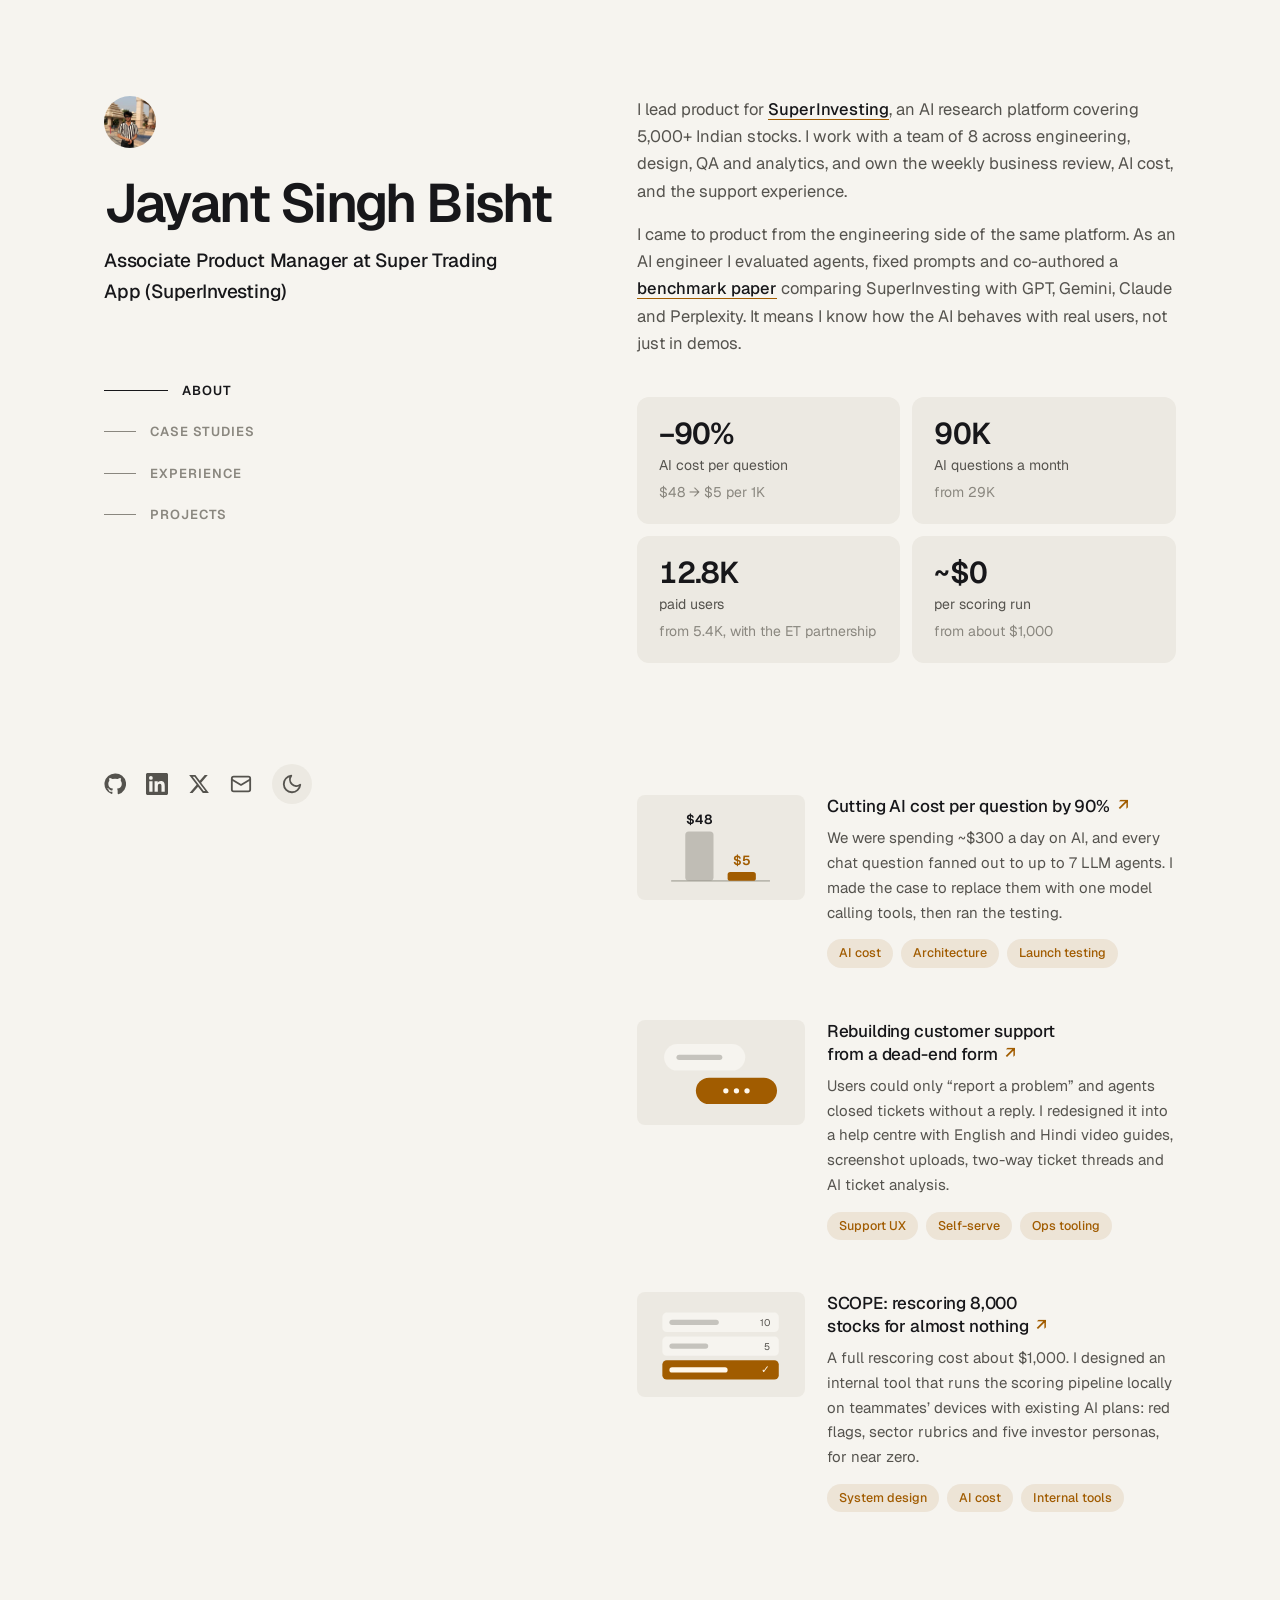
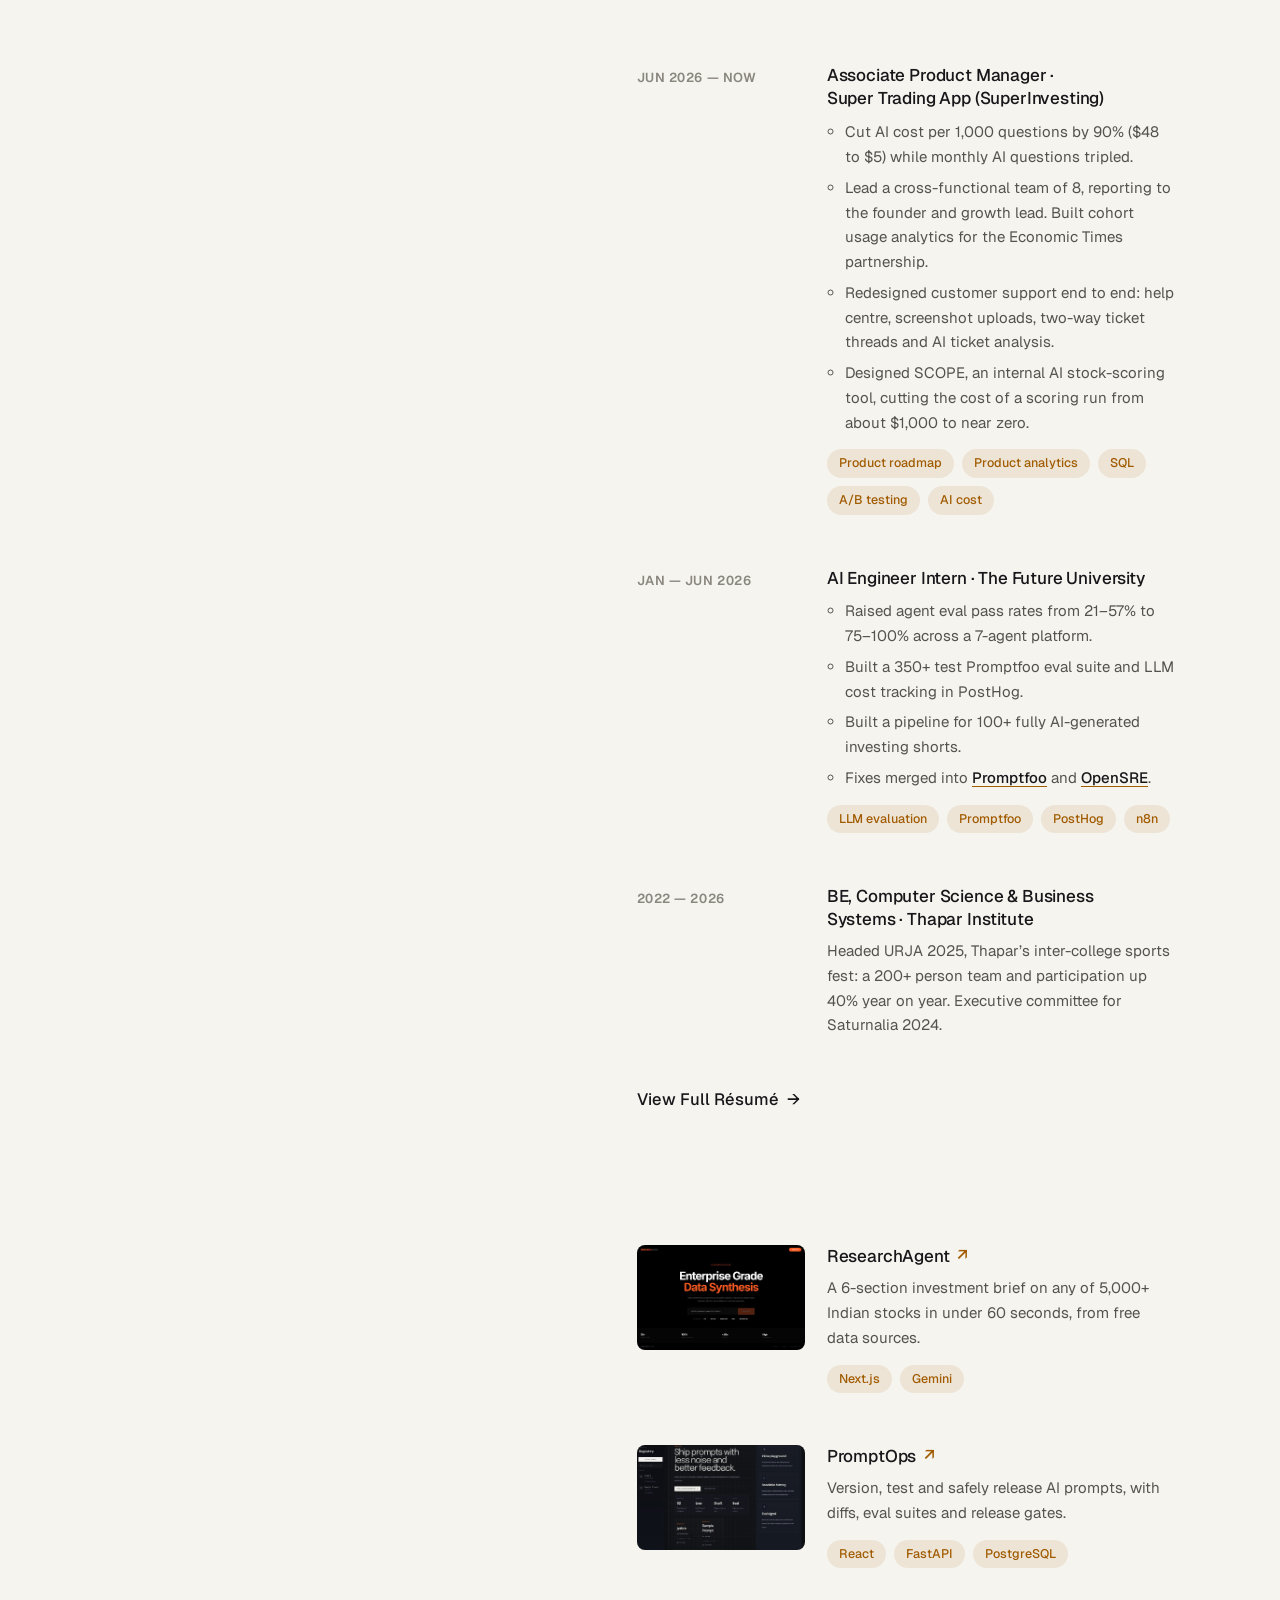
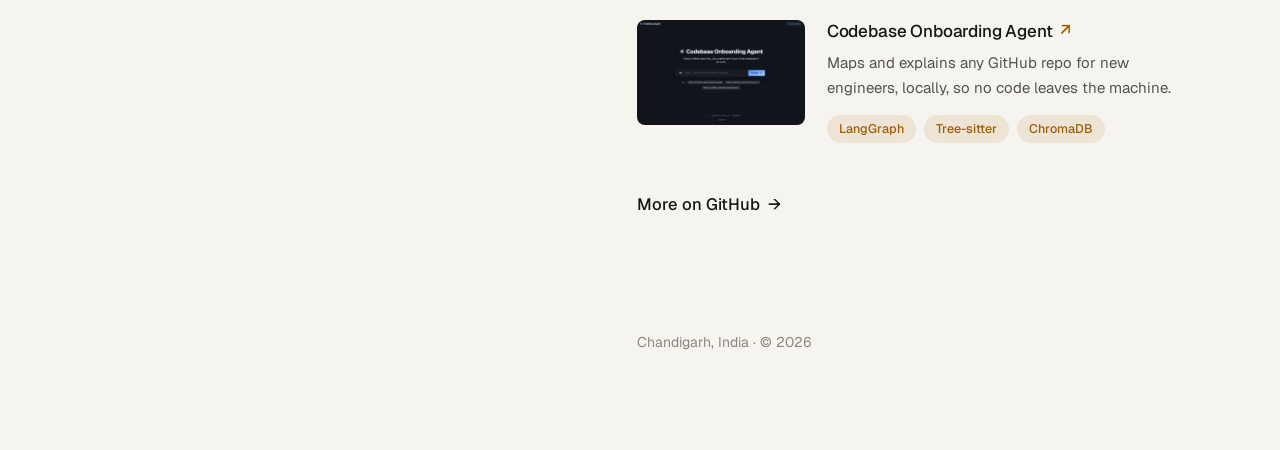
<file: index.html>
<!doctype html>
<html lang="en">
<head>
  <meta charset="utf-8" />
  <meta name="viewport" content="width=device-width, initial-scale=1" />
  <title>Jayant Singh Bisht</title>
  <meta name="description" content="Associate Product Manager at Super Trading App (SuperInvesting), an AI research platform for 5,000+ Indian stocks." />
  <meta property="og:title" content="Jayant Singh Bisht" />
  <meta property="og:description" content="Associate Product Manager at Super Trading App (SuperInvesting), an AI research platform for 5,000+ Indian stocks." />
  <meta property="og:type" content="website" />
  <meta property="og:url" content="https://jayantsinghbisht.vercel.app/" />
  <meta property="og:image" content="https://jayantsinghbisht.vercel.app/og.jpg" />
  <meta property="og:image:width" content="1200" />
  <meta property="og:image:height" content="627" />
  <meta name="twitter:card" content="summary_large_image" />
  <meta name="twitter:image" content="https://jayantsinghbisht.vercel.app/og.jpg" />
  <meta name="theme-color" content="#0c0d0f" />
  <script>try{const t=localStorage.getItem("theme");if(t==="light"||t==="dark")document.documentElement.dataset.theme=t}catch(e){}</script>
  <link rel="preconnect" href="https://fonts.googleapis.com" />
  <link rel="preconnect" href="https://fonts.gstatic.com" crossorigin />
  <link href="https://fonts.googleapis.com/css2?family=Geist:wght@400;500;600&display=swap" rel="stylesheet" />
  <link rel="stylesheet" href="/styles.css" />
  <link rel="icon" href="/img/jayant.jpg" />
  <script src="/site.js" defer></script>
</head>
<body>
<a class="skip" href="#main">Skip to Content</a>

<div class="shell">
  <header class="side" data-stagger>
    <div>
      <div class="who" data-reveal>
        <img src="/img/jayant.jpg" width="52" height="52" alt="" />
      </div>
      <h1 data-reveal>Jayant Singh Bisht</h1>
      <p class="role" data-reveal>Associate Product Manager at Super Trading App (SuperInvesting)</p>
      <nav aria-label="Sections">
        <ul class="toc" data-reveal>
          <li><a href="#about">About</a></li>
          <li><a href="#work">Case Studies</a></li>
          <li><a href="#experience">Experience</a></li>
          <li><a href="#projects">Projects</a></li>
        </ul>
      </nav>
    </div>
    <ul class="socials" aria-label="Elsewhere" data-reveal>
      <li><a href="https://github.com/KindaJayant" target="_blank" rel="noopener" aria-label="GitHub"><svg viewBox="0 0 24 24" fill="currentColor" aria-hidden="true"><path d="M12 .5a11.5 11.5 0 0 0-3.64 22.41c.58.1.79-.25.79-.56v-2c-3.2.7-3.88-1.37-3.88-1.37-.52-1.33-1.28-1.69-1.28-1.69-1.05-.71.08-.7.08-.7 1.16.08 1.77 1.19 1.77 1.19 1.03 1.77 2.71 1.26 3.37.96.1-.75.4-1.26.73-1.55-2.55-.29-5.24-1.28-5.24-5.69 0-1.26.45-2.28 1.18-3.09-.12-.29-.51-1.46.11-3.05 0 0 .97-.31 3.17 1.18a11 11 0 0 1 5.77 0c2.2-1.49 3.17-1.18 3.17-1.18.63 1.59.23 2.76.11 3.05.74.81 1.18 1.83 1.18 3.09 0 4.42-2.69 5.39-5.26 5.68.41.36.78 1.06.78 2.14v3.17c0 .31.21.67.8.56A11.5 11.5 0 0 0 12 .5Z"/></svg></a></li>
      <li><a href="https://www.linkedin.com/in/jayantsinghbisht/" target="_blank" rel="noopener" aria-label="LinkedIn"><svg viewBox="0 0 24 24" fill="currentColor" aria-hidden="true"><path d="M20.45 20.45h-3.56v-5.57c0-1.33-.02-3.04-1.85-3.04-1.86 0-2.14 1.45-2.14 2.95v5.66H9.35V9h3.41v1.56h.05c.48-.9 1.64-1.85 3.37-1.85 3.6 0 4.27 2.37 4.27 5.46v6.28ZM5.34 7.43a2.06 2.06 0 1 1 0-4.13 2.06 2.06 0 0 1 0 4.13ZM7.12 20.45H3.56V9h3.56v11.45ZM22.22 0H1.77C.79 0 0 .77 0 1.73v20.54C0 23.23.79 24 1.77 24h20.45c.98 0 1.78-.77 1.78-1.73V1.73C24 .77 23.2 0 22.22 0Z"/></svg></a></li>
      <li><a href="https://x.com/kindajayant" target="_blank" rel="noopener" aria-label="X"><svg viewBox="0 0 24 24" fill="currentColor" aria-hidden="true"><path d="M18.24 2.25h3.31l-7.23 8.26 8.5 11.24h-6.66l-5.21-6.82-5.97 6.82H1.67l7.73-8.84L1.25 2.25h6.83l4.71 6.23 5.45-6.23Zm-1.16 17.52h1.83L7.08 4.13H5.12l11.96 15.64Z"/></svg></a></li>
      <li><a href="mailto:iamjayant246@gmail.com" aria-label="Email"><svg viewBox="0 0 24 24" fill="none" stroke="currentColor" stroke-width="2" stroke-linecap="round" stroke-linejoin="round" aria-hidden="true"><rect x="2" y="4" width="20" height="16" rx="2"/><path d="m22 7-10 6L2 7"/></svg></a></li>
      <li><button class="theme-toggle" type="button" aria-label="Switch theme"><svg class="moon" viewBox="0 0 24 24" fill="none" stroke="currentColor" stroke-width="2" stroke-linecap="round" stroke-linejoin="round" aria-hidden="true"><path d="M21 12.8A9 9 0 1 1 11.2 3a7 7 0 0 0 9.8 9.8Z"/></svg><svg class="sun" viewBox="0 0 24 24" fill="none" stroke="currentColor" stroke-width="2" stroke-linecap="round" stroke-linejoin="round" aria-hidden="true"><circle cx="12" cy="12" r="4"/><path d="M12 2v2M12 20v2M4.9 4.9l1.4 1.4M17.7 17.7l1.4 1.4M2 12h2M20 12h2M4.9 19.1l1.4-1.4M17.7 6.3l1.4-1.4"/></svg></button></li>
    </ul>
  </header>

  <main id="main" class="content">
    <section id="about" class="block about" aria-label="About" data-stagger>
      <h2 class="block-title">About</h2>
      <p data-reveal>I lead product for <a href="https://superinvesting.ai" target="_blank" rel="noopener" translate="no">SuperInvesting</a>, an AI research platform covering 5,000+ Indian stocks. I work with a team of 8 across engineering, design, QA and analytics, and own the weekly business review, AI cost, and the support experience.</p>
      <p data-reveal>I came to product from the engineering side of the same platform. As an AI engineer I evaluated agents, fixed prompts and co-authored a <a href="https://arxiv.org/abs/2603.08704" target="_blank" rel="noopener">benchmark paper</a> comparing SuperInvesting with GPT, Gemini, Claude and Perplexity. It means I know how the AI behaves with real users, not just in demos.</p>
      <div class="stats" data-reveal>
        <div class="stat"><strong class="num">−90%</strong><span>AI cost per question <span class="was">$48 → $5 per 1K</span></span></div>
        <div class="stat"><strong class="num">90K</strong><span>AI questions a month <span class="was">from 29K</span></span></div>
        <div class="stat"><strong class="num">12.8K</strong><span>paid users <span class="was">from 5.4K, with the ET partnership</span></span></div>
        <div class="stat"><strong class="num">~$0</strong><span>per scoring run <span class="was">from about $1,000</span></span></div>
      </div>
    </section>

    <section id="work" class="block" aria-label="Case studies">
      <h2 class="block-title">Case Studies</h2>
      <ul class="cards" data-stagger>
        <li class="card" data-reveal>
          <div class="thumb viz" aria-hidden="true"><svg viewBox="0 0 160 100" aria-hidden="true"><line class="line" x1="24" y1="86" x2="136" y2="86"/><rect class="mute" x="40" y="30" width="32" height="56" rx="4"/><text class="big" x="56" y="22" text-anchor="middle" font-size="15">$48</text><rect class="acc" x="88" y="76" width="32" height="10" rx="3"/><text class="acc-t" x="104" y="68" text-anchor="middle" font-size="15">$5</text></svg></div>
          <div>
            <h3><a href="/case-studies/ai-cost.html">Cutting AI cost per question by 90% <span class="arrow" aria-hidden="true">↗</span></a></h3>
            <p>We were spending ~$300 a day on AI, and every chat question fanned out to up to 7 LLM agents. I made the case to replace them with one model calling tools, then ran the testing.</p>
            <ul class="chips"><li>AI cost</li><li>Architecture</li><li>Launch testing</li></ul>
          </div>
        </li>
        <li class="card" data-reveal>
          <div class="thumb viz" aria-hidden="true"><svg viewBox="0 0 160 100" aria-hidden="true"><rect class="tile" x="16" y="16" width="92" height="30" rx="15"/><rect class="mute" x="30" y="28" width="52" height="6" rx="3"/><rect class="acc" x="52" y="54" width="92" height="30" rx="15"/><circle class="dot" cx="86" cy="69" r="3"/><circle class="dot" cx="98" cy="69" r="3"/><circle class="dot" cx="110" cy="69" r="3"/></svg></div>
          <div>
            <h3><a href="/case-studies/help-support.html">Rebuilding customer support from a dead-end form <span class="arrow" aria-hidden="true">↗</span></a></h3>
            <p>Users could only “report a problem” and agents closed tickets without a reply. I redesigned it into a help centre with English and Hindi video guides, screenshot uploads, two-way ticket threads and AI ticket analysis.</p>
            <ul class="chips"><li>Support UX</li><li>Self-serve</li><li>Ops tooling</li></ul>
          </div>
        </li>
        <li class="card" data-reveal>
          <div class="thumb viz" aria-hidden="true"><svg viewBox="0 0 160 100" aria-hidden="true"><rect class="tile" x="14" y="12" width="132" height="22" rx="5"/><text x="136" y="27" text-anchor="end" font-size="11">10</text><rect class="mute" x="22" y="20" width="56" height="6" rx="3"/><rect class="tile" x="14" y="39" width="132" height="22" rx="5"/><text x="136" y="54" text-anchor="end" font-size="11">5</text><rect class="mute" x="22" y="47" width="44" height="6" rx="3"/><rect class="acc" x="14" y="66" width="132" height="22" rx="5"/><text class="on-acc" x="136" y="81" text-anchor="end" font-size="12">✓</text><rect class="dot" x="22" y="74" width="66" height="6" rx="3"/></svg></div>
          <div>
            <h3><a href="/case-studies/stock-scoring.html">SCOPE: rescoring 8,000 stocks for almost nothing <span class="arrow" aria-hidden="true">↗</span></a></h3>
            <p>A full rescoring cost about $1,000. I designed an internal tool that runs the scoring pipeline locally on teammates’ devices with existing AI plans: red flags, sector rubrics and five investor personas, for near zero.</p>
            <ul class="chips"><li>System design</li><li>AI cost</li><li>Internal tools</li></ul>
          </div>
        </li>
      </ul>
    </section>

    <section id="experience" class="block" aria-label="Experience">
      <h2 class="block-title">Experience</h2>
      <ul class="cards" data-stagger>
        <li class="card" data-reveal>
          <div class="aside num">Jun 2026 — Now</div>
          <div>
            <h3>Associate Product Manager · Super Trading App (SuperInvesting)</h3>
            <ul class="points">
              <li>Cut AI cost per 1,000 questions by 90% ($48 to $5) while monthly AI questions tripled.</li>
              <li>Lead a cross-functional team of 8, reporting to the founder and growth lead. Built cohort usage analytics for the Economic Times partnership.</li>
              <li>Redesigned customer support end to end: help centre, screenshot uploads, two-way ticket threads and AI ticket analysis.</li>
              <li>Designed SCOPE, an internal AI stock-scoring tool, cutting the cost of a scoring run from about $1,000 to near zero.</li>
            </ul>
            <ul class="chips"><li>Product roadmap</li><li>Product analytics</li><li>SQL</li><li>A/B testing</li><li>AI cost</li></ul>
          </div>
        </li>
        <li class="card" data-reveal>
          <div class="aside num">Jan — Jun 2026</div>
          <div>
            <h3>AI Engineer Intern · The Future University</h3>
            <ul class="points">
              <li>Raised agent eval pass rates from 21–57% to 75–100% across a 7-agent platform.</li>
              <li>Built a 350+ test Promptfoo eval suite and LLM cost tracking in PostHog.</li>
              <li>Built a pipeline for 100+ fully AI-generated investing shorts.</li>
              <li>Fixes merged into <a class="inline-link" href="https://github.com/promptfoo/promptfoo/pull/8330" target="_blank" rel="noopener" translate="no">Promptfoo</a> and <a class="inline-link" href="https://github.com/Tracer-Cloud/opensre/pull/297" target="_blank" rel="noopener" translate="no">OpenSRE</a>.</li>
            </ul>
            <ul class="chips"><li>LLM evaluation</li><li>Promptfoo</li><li>PostHog</li><li>n8n</li></ul>
          </div>
        </li>
        <li class="card" data-reveal>
          <div class="aside num">2022 — 2026</div>
          <div>
            <h3>BE, Computer Science &amp; Business Systems · Thapar Institute</h3>
            <p>Headed URJA 2025, Thapar’s inter-college sports fest: a 200+ person team and participation up 40% year on year. Executive committee for Saturnalia 2024.</p>
          </div>
        </li>
      </ul>
      <a class="more" href="/Jayant_Singh_Bisht_Resume.pdf" target="_blank" rel="noopener">View Full Résumé <span aria-hidden="true">→</span></a>
    </section>

    <section id="projects" class="block" aria-label="Projects">
      <h2 class="block-title">Projects</h2>
      <ul class="cards" data-stagger>
        <li class="card" data-reveal>
          <div class="thumb"><img src="/img/researchagent.webp" width="1440" height="900" alt="ResearchAgent: an investment brief generated for an Indian stock" decoding="async" /></div>
          <div>
            <h3><a href="https://analyst-project-ten.vercel.app/" target="_blank" rel="noopener">ResearchAgent <span class="arrow" aria-hidden="true">↗</span></a></h3>
            <p>A 6-section investment brief on any of 5,000+ Indian stocks in under 60 seconds, from free data sources.</p>
            <ul class="chips"><li>Next.js</li><li>Gemini</li></ul>
          </div>
        </li>
        <li class="card" data-reveal>
          <div class="thumb"><img src="/img/promptops.webp" width="1440" height="900" alt="PromptOps: prompt versions, eval results and release gates" decoding="async" /></div>
          <div>
            <h3><a href="https://prompt-ops-tool.vercel.app/" target="_blank" rel="noopener">PromptOps <span class="arrow" aria-hidden="true">↗</span></a></h3>
            <p>Version, test and safely release AI prompts, with diffs, eval suites and release gates.</p>
            <ul class="chips"><li>React</li><li>FastAPI</li><li>PostgreSQL</li></ul>
          </div>
        </li>
        <li class="card" data-reveal>
          <div class="thumb"><img src="/img/onboarding.webp" width="1440" height="900" alt="Codebase Onboarding Agent: a GitHub repo mapped and explained" decoding="async" /></div>
          <div>
            <h3><a href="https://github.com/KindaJayant/codebase-onboarding-agent" target="_blank" rel="noopener">Codebase Onboarding Agent <span class="arrow" aria-hidden="true">↗</span></a></h3>
            <p>Maps and explains any GitHub repo for new engineers, locally, so no code leaves the machine.</p>
            <ul class="chips"><li>LangGraph</li><li>Tree-sitter</li><li>ChromaDB</li></ul>
          </div>
        </li>
      </ul>
      <a class="more" href="https://github.com/KindaJayant" target="_blank" rel="noopener">More on GitHub <span aria-hidden="true">→</span></a>
    </section>

    <p class="foot">Chandigarh, India · © 2026</p>
  </main>
</div>
</body>
</html>
</file>
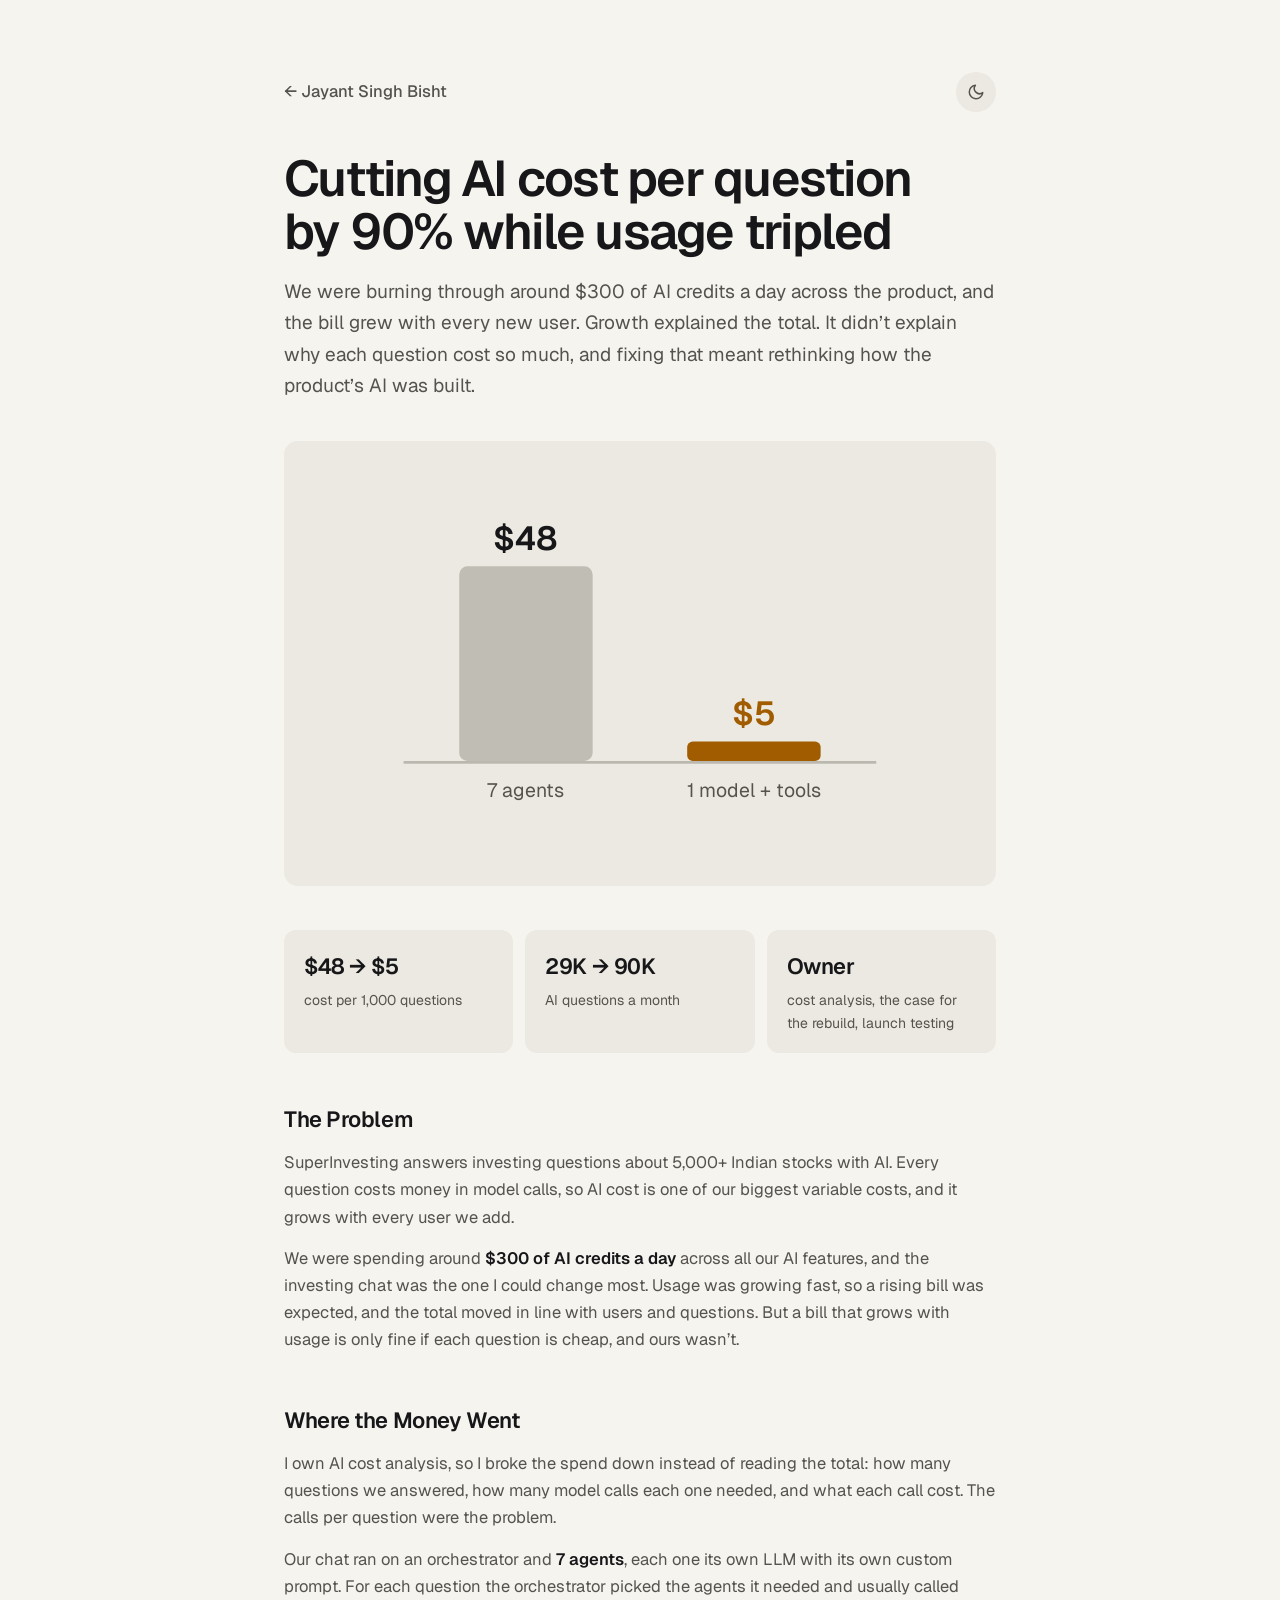
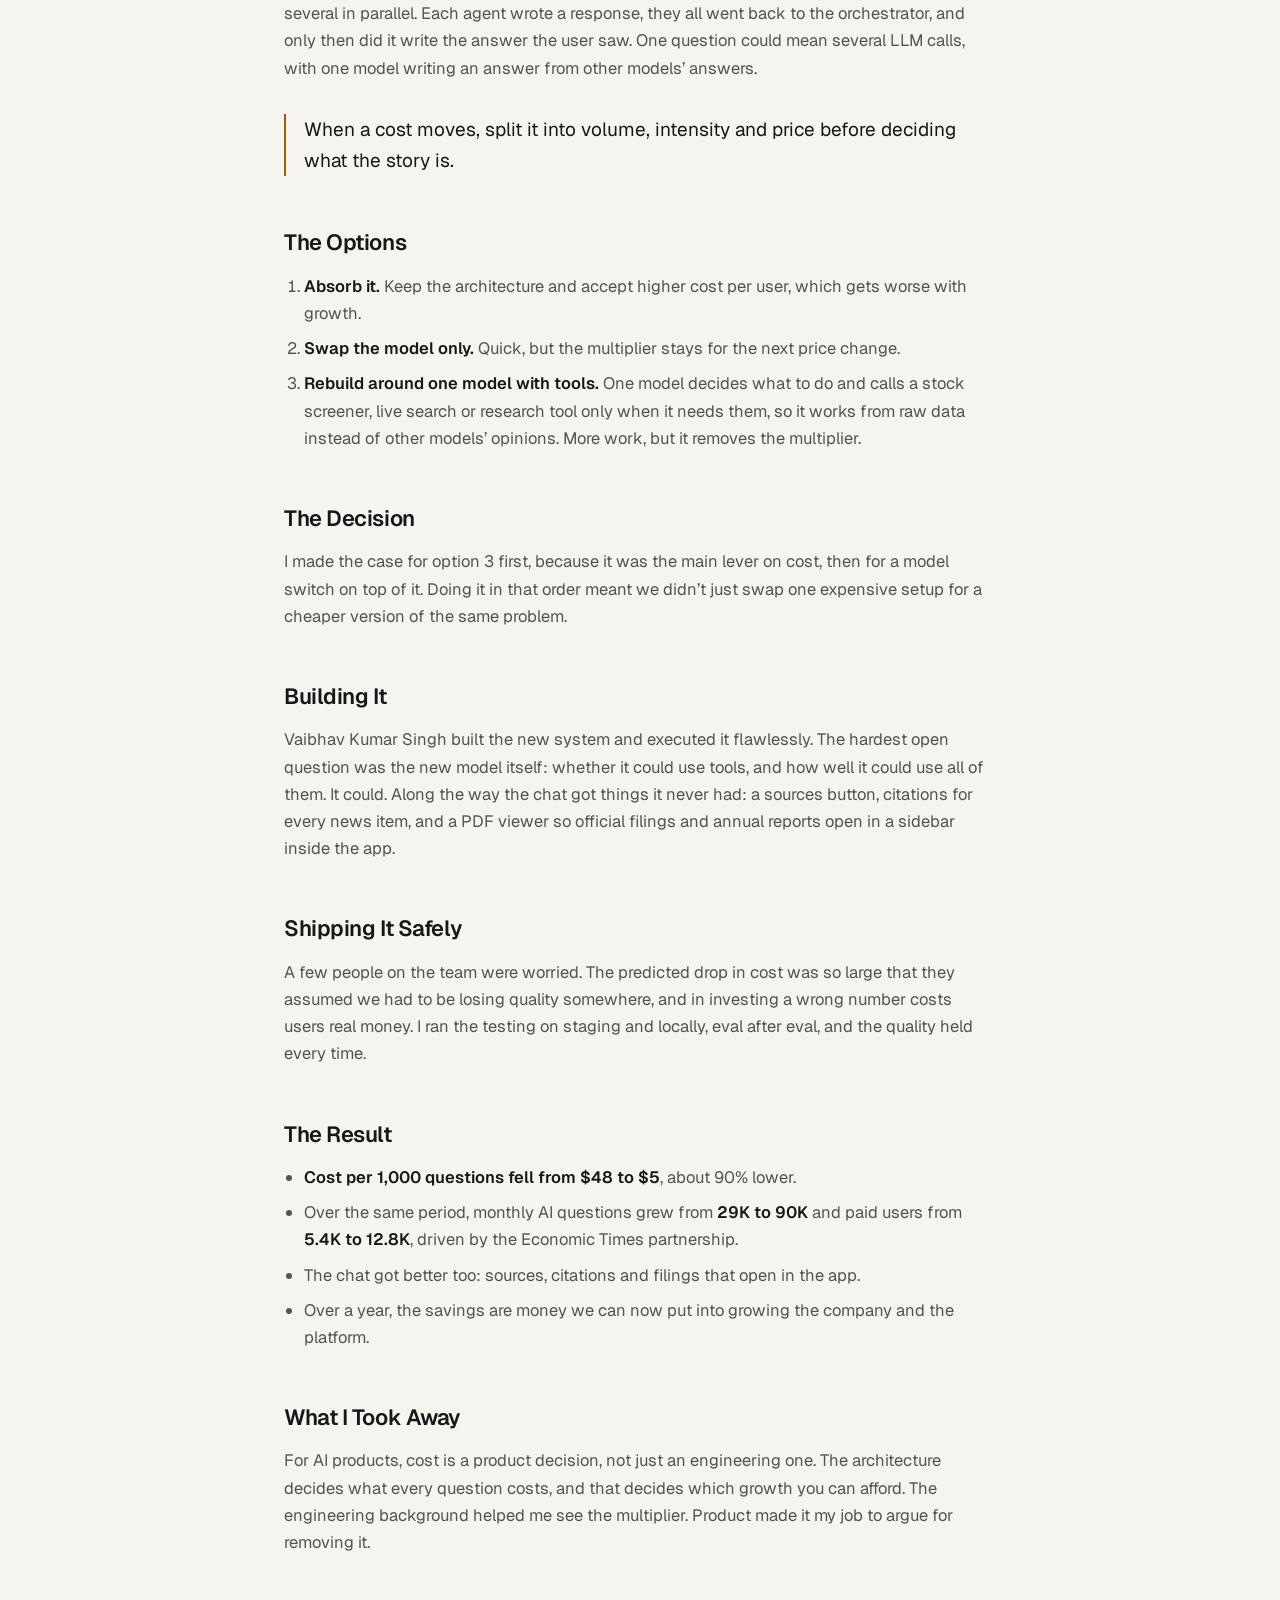
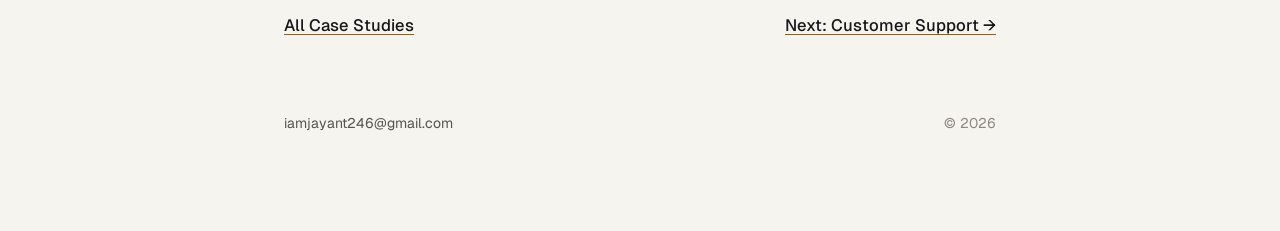
<file: case-studies/ai-cost.html>
<!doctype html>
<html lang="en">
<head>
  <meta charset="utf-8" />
  <meta name="viewport" content="width=device-width, initial-scale=1" />
  <title>Cutting AI cost 90% — Jayant Singh Bisht</title>
  <meta name="description" content="How I found what each AI question really cost and argued for rebuilding SuperInvesting’s AI around one model with tools." />
  <meta property="og:title" content="Cutting AI cost 90%" />
  <meta property="og:description" content="How I found what each AI question really cost and argued for rebuilding SuperInvesting’s AI around one model with tools." />
  <meta property="og:type" content="website" />
  <meta property="og:url" content="https://jayantsinghbisht.vercel.app/" />
  <meta property="og:image" content="https://jayantsinghbisht.vercel.app/og.jpg" />
  <meta property="og:image:width" content="1200" />
  <meta property="og:image:height" content="627" />
  <meta name="twitter:card" content="summary_large_image" />
  <meta name="twitter:image" content="https://jayantsinghbisht.vercel.app/og.jpg" />
  <meta name="theme-color" content="#0c0d0f" />
  <script>try{const t=localStorage.getItem("theme");if(t==="light"||t==="dark")document.documentElement.dataset.theme=t}catch(e){}</script>
  <link rel="preconnect" href="https://fonts.googleapis.com" />
  <link rel="preconnect" href="https://fonts.gstatic.com" crossorigin />
  <link href="https://fonts.googleapis.com/css2?family=Geist:wght@400;500;600&display=swap" rel="stylesheet" />
  <link rel="stylesheet" href="/styles.css" />
  <link rel="icon" href="/img/jayant.jpg" />
  <script src="/site.js" defer></script>
</head>
<body>
<a class="skip" href="#main">Skip to Content</a>
<main id="main" class="article-wrap article">
  <div class="article-top"><a class="back" href="/">← Jayant Singh Bisht</a><button class="theme-toggle" type="button" aria-label="Switch theme"><svg class="moon" viewBox="0 0 24 24" fill="none" stroke="currentColor" stroke-width="2" stroke-linecap="round" stroke-linejoin="round" aria-hidden="true"><path d="M21 12.8A9 9 0 1 1 11.2 3a7 7 0 0 0 9.8 9.8Z"/></svg><svg class="sun" viewBox="0 0 24 24" fill="none" stroke="currentColor" stroke-width="2" stroke-linecap="round" stroke-linejoin="round" aria-hidden="true"><circle cx="12" cy="12" r="4"/><path d="M12 2v2M12 20v2M4.9 4.9l1.4 1.4M17.7 17.7l1.4 1.4M2 12h2M20 12h2M4.9 19.1l1.4-1.4M17.7 6.3l1.4-1.4"/></svg></button></div>

  <div data-stagger>
    <h1 data-reveal>Cutting AI cost per question by 90% while usage tripled</h1>
    <p class="lede" data-reveal>We were burning through around $300 of AI credits a day across the product, and the bill grew with every new user. Growth explained the total. It didn’t explain why each question cost so much, and fixing that meant rethinking how the product’s AI was built.</p>
  </div>
  <div class="viz cover-viz" role="img" aria-label="AI cost per 1,000 questions fell from $48 with seven agents to $5 with one model and tools" data-reveal><svg viewBox="0 0 420 220"><line class="line" x1="40" y1="181" x2="380" y2="181"/><rect class="mute" x="80" y="40" width="96" height="140" rx="6"/><text class="big" x="128" y="28" text-anchor="middle" font-size="24">$48</text><text x="128" y="206" text-anchor="middle" font-size="14">7 agents</text><rect class="acc" x="244" y="166" width="96" height="14" rx="4"/><text class="acc-t" x="292" y="154" text-anchor="middle" font-size="24">$5</text><text x="292" y="206" text-anchor="middle" font-size="14">1 model + tools</text></svg></div>
  <div class="facts" data-stagger>
    <div data-reveal><strong class="num">$48 → $5</strong><span>cost per 1,000 questions</span></div>
    <div data-reveal><strong class="num">29K → 90K</strong><span>AI questions a month</span></div>
    <div data-reveal><strong>Owner</strong><span>cost analysis, the case for the rebuild, launch testing</span></div>
  </div>
  <div class="prose">
    <h2>The Problem</h2>
    <p>SuperInvesting answers investing questions about 5,000+ Indian stocks with AI. Every question costs money in model calls, so AI cost is one of our biggest variable costs, and it grows with every user we add.</p>
    <p>We were spending around <strong>$300 of AI credits a day</strong> across all our AI features, and the investing chat was the one I could change most. Usage was growing fast, so a rising bill was expected, and the total moved in line with users and questions. But a bill that grows with usage is only fine if each question is cheap, and ours wasn’t.</p>

    <h2>Where the Money Went</h2>
    <p>I own AI cost analysis, so I broke the spend down instead of reading the total: how many questions we answered, how many model calls each one needed, and what each call cost. The calls per question were the problem.</p>
    <p>Our chat ran on an orchestrator and <strong>7 agents</strong>, each one its own LLM with its own custom prompt. For each question the orchestrator picked the agents it needed and usually called several in parallel. Each agent wrote a response, they all went back to the orchestrator, and only then did it write the answer the user saw. One question could mean several LLM calls, with one model writing an answer from other models’ answers.</p>
    <p class="pull">When a cost moves, split it into volume, intensity and price before deciding what the story is.</p>

    <!-- Hidden until the before/after numbers come from the same months (OpenRouter export). --><section class="split-calc" data-split aria-labelledby="split-title" hidden>
      <div class="sc-head">
        <h3 id="split-title">Try the split</h3>
        <p>Our bill, split into volume, intensity and price. Change any number, or load another case.</p>
        <div class="sc-presets" role="group" aria-label="Examples">
          <button type="button" data-preset="rebuild" aria-pressed="true">Our rebuild</button>
          <button type="button" data-preset="hike" aria-pressed="false">A price hike, same usage</button>
        </div>
      </div>

      <div class="sc-grid" role="group" aria-label="Before and after">
        <span></span><span class="sc-col" id="sc-before">Before</span><span class="sc-col" id="sc-after">After</span>
        <span class="sc-row-label" id="sc-q">Questions a month <em>volume</em></span>
        <input type="text" inputmode="numeric" data-k="q0" aria-labelledby="sc-before sc-q" />
        <input type="text" inputmode="numeric" data-k="q1" aria-labelledby="sc-after sc-q" />
        <span class="sc-row-label" id="sc-i">LLM calls per question <em>intensity</em></span>
        <input type="text" inputmode="decimal" data-k="i0" aria-labelledby="sc-before sc-i" />
        <input type="text" inputmode="decimal" data-k="i1" aria-labelledby="sc-after sc-i" />
        <span class="sc-row-label" id="sc-p">Cost per 1,000 calls, $ <em>price</em></span>
        <input type="text" inputmode="decimal" data-k="p0" aria-labelledby="sc-before sc-p" />
        <input type="text" inputmode="decimal" data-k="p1" aria-labelledby="sc-after sc-p" />
      </div>

      <div class="sc-out" role="status" aria-live="polite">
        <p class="sc-label" data-out="label"></p>
        <p class="sc-total" data-out="total"></p>
        <p class="sc-sentence" data-out="sentence"></p>
      </div>
      <div class="sc-bars" data-out="bars" aria-hidden="true"></div>
      <p class="sc-note">Chat questions only, averaged over a month; our other AI features made up the rest of the daily spend. The three parts always add up to the change in the bill (log-mean split).</p>
    </section>

    <h2>The Options</h2>
    <ol>
      <li><strong>Absorb it.</strong> Keep the architecture and accept higher cost per user, which gets worse with growth.</li>
      <li><strong>Swap the model only.</strong> Quick, but the multiplier stays for the next price change.</li>
      <li><strong>Rebuild around one model with tools.</strong> One model decides what to do and calls a stock screener, live search or research tool only when it needs them, so it works from raw data instead of other models’ opinions. More work, but it removes the multiplier.</li>
    </ol>

    <h2>The Decision</h2>
    <p>I made the case for option 3 first, because it was the main lever on cost, then for a model switch on top of it. Doing it in that order meant we didn’t just swap one expensive setup for a cheaper version of the same problem.</p>
  </div>
  <div class="prose">
    <h2>Building It</h2>
    <p>Vaibhav Kumar Singh built the new system and executed it flawlessly. The hardest open question was the new model itself: whether it could use tools, and how well it could use all of them. It could. Along the way the chat got things it never had: a sources button, citations for every news item, and a PDF viewer so official filings and annual reports open in a sidebar inside the app.</p>

    <h2>Shipping It Safely</h2>
    <p>A few people on the team were worried. The predicted drop in cost was so large that they assumed we had to be losing quality somewhere, and in investing a wrong number costs users real money. I ran the testing on staging and locally, eval after eval, and the quality held every time.</p>

    <h2>The Result</h2>
    <ul>
      <li><strong>Cost per 1,000 questions fell from $48 to $5</strong>, about 90% lower.</li>
      <li>Over the same period, monthly AI questions grew from <strong>29K to 90K</strong> and paid users from <strong>5.4K to 12.8K</strong>, driven by the Economic Times partnership.</li>
      <li>The chat got better too: sources, citations and filings that open in the app.</li>
      <li>Over a year, the savings are money we can now put into growing the company and the platform.</li>
    </ul>

    <h2>What I Took Away</h2>
    <p>For AI products, cost is a product decision, not just an engineering one. The architecture decides what every question costs, and that decides which growth you can afford. The engineering background helped me see the multiplier. Product made it my job to argue for removing it.</p>

    <nav class="pager" aria-label="Case studies">
      <a class="u" href="/#work">All Case Studies</a>
      <a class="u" href="/case-studies/help-support.html">Next: Customer Support →</a>
    </nav>
  </div>
  <footer class="page-foot">
    <a class="link" href="mailto:iamjayant246@gmail.com">iamjayant246@gmail.com</a>
    <span>© 2026</span>
  </footer>
</main>
<script type="module" src="/case-studies/split.js"></script>
</body>
</html>
</file>
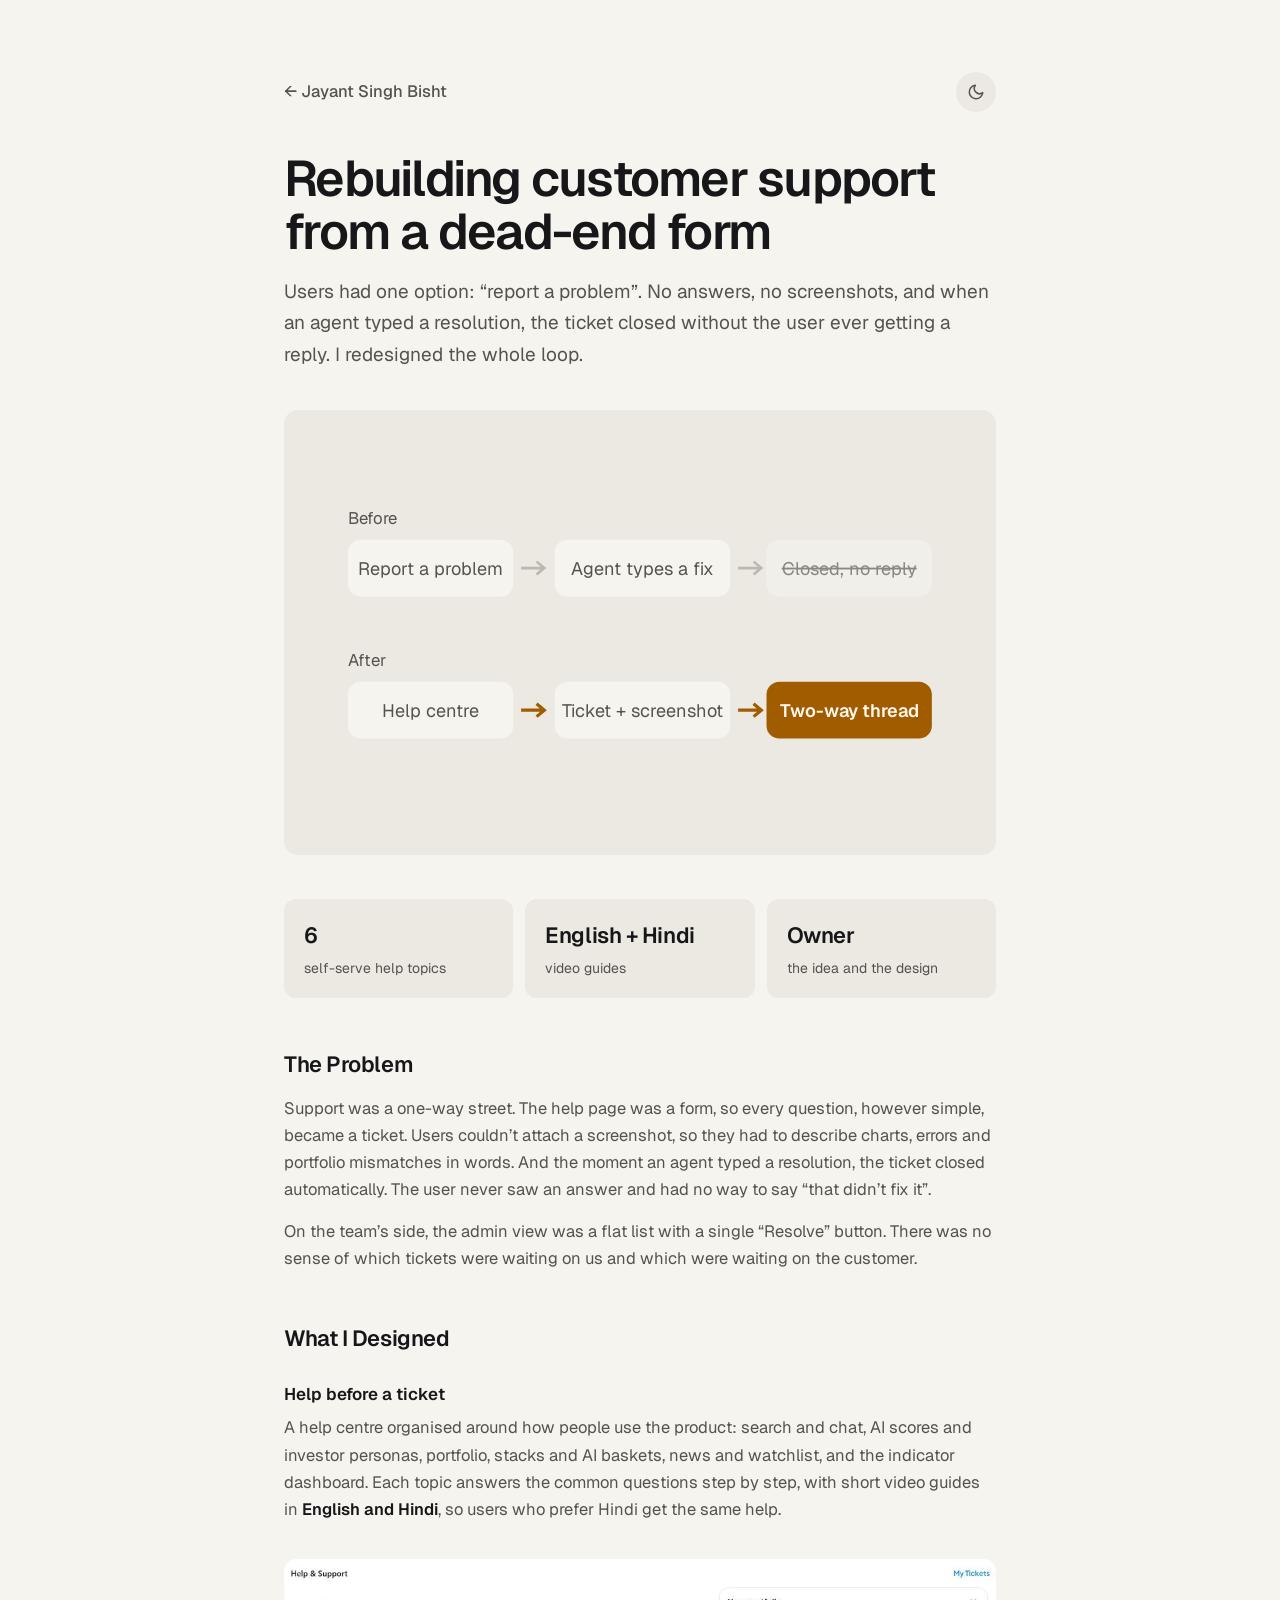
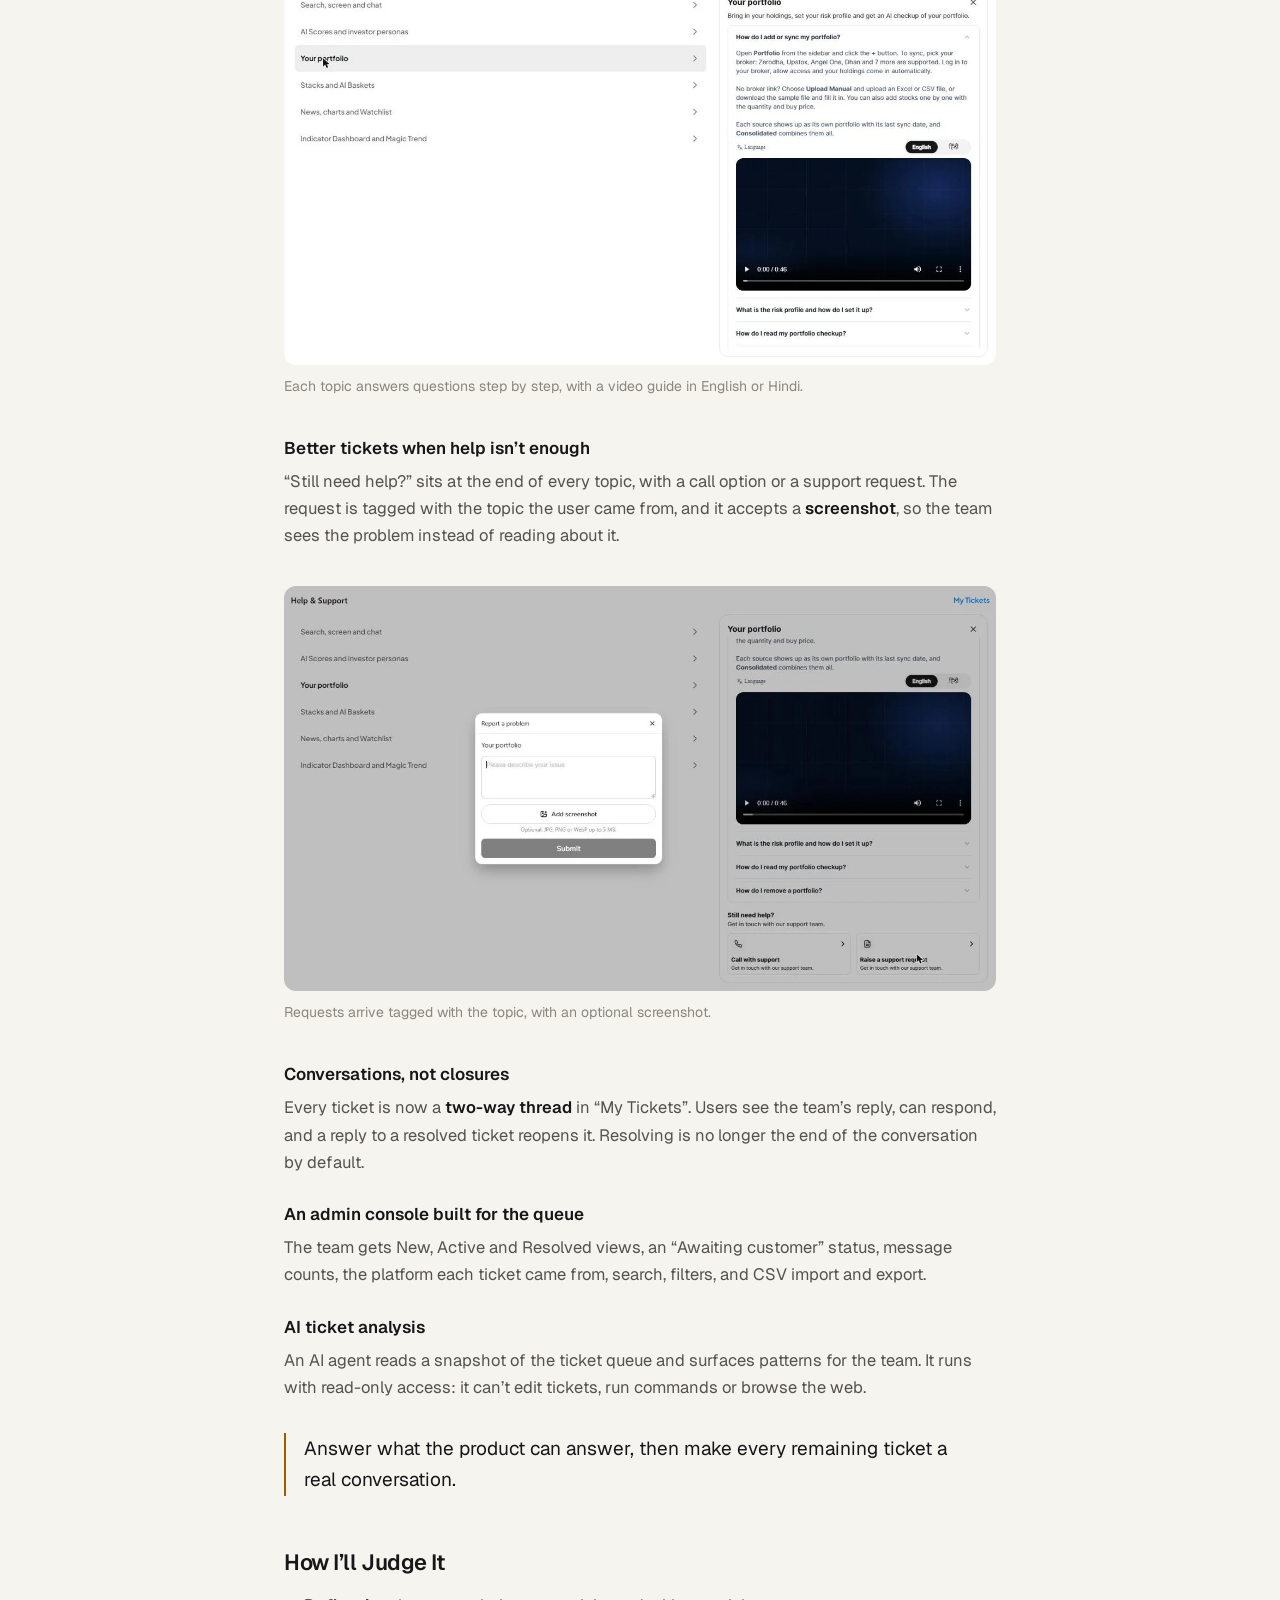
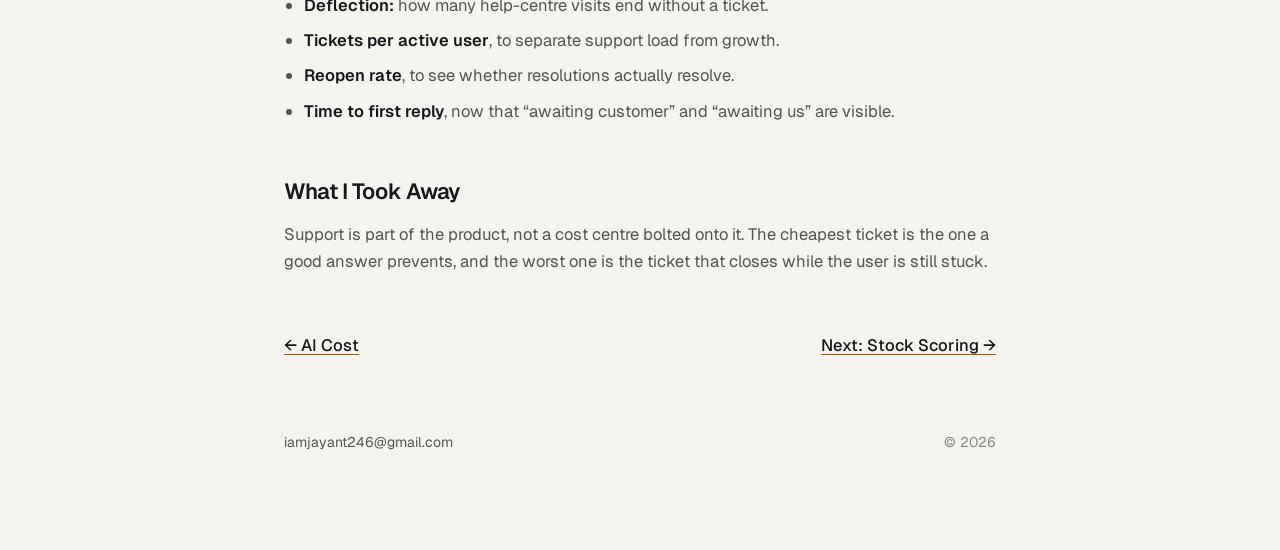
<file: case-studies/help-support.html>
<!doctype html>
<html lang="en">
<head>
  <meta charset="utf-8" />
  <meta name="viewport" content="width=device-width, initial-scale=1" />
  <title>Rebuilding customer support — Jayant Singh Bisht</title>
  <meta name="description" content="Redesigning SuperInvesting's support from a one-way form into a self-serve help centre, two-way ticket threads and an admin console with AI ticket analysis." />
  <meta property="og:title" content="Rebuilding customer support" />
  <meta property="og:description" content="Redesigning SuperInvesting's support from a one-way form into a self-serve help centre, two-way ticket threads and an admin console with AI ticket analysis." />
  <meta property="og:type" content="website" />
  <meta property="og:url" content="https://jayantsinghbisht.vercel.app/" />
  <meta property="og:image" content="https://jayantsinghbisht.vercel.app/og.jpg" />
  <meta property="og:image:width" content="1200" />
  <meta property="og:image:height" content="627" />
  <meta name="twitter:card" content="summary_large_image" />
  <meta name="twitter:image" content="https://jayantsinghbisht.vercel.app/og.jpg" />
  <meta name="theme-color" content="#0c0d0f" />
  <script>try{const t=localStorage.getItem("theme");if(t==="light"||t==="dark")document.documentElement.dataset.theme=t}catch(e){}</script>
  <link rel="preconnect" href="https://fonts.googleapis.com" />
  <link rel="preconnect" href="https://fonts.gstatic.com" crossorigin />
  <link href="https://fonts.googleapis.com/css2?family=Geist:wght@400;500;600&display=swap" rel="stylesheet" />
  <link rel="stylesheet" href="/styles.css" />
  <link rel="icon" href="/img/jayant.jpg" />
  <script src="/site.js" defer></script>
</head>
<body>
<a class="skip" href="#main">Skip to Content</a>
<main id="main" class="article-wrap article">
  <div class="article-top"><a class="back" href="/">← Jayant Singh Bisht</a><button class="theme-toggle" type="button" aria-label="Switch theme"><svg class="moon" viewBox="0 0 24 24" fill="none" stroke="currentColor" stroke-width="2" stroke-linecap="round" stroke-linejoin="round" aria-hidden="true"><path d="M21 12.8A9 9 0 1 1 11.2 3a7 7 0 0 0 9.8 9.8Z"/></svg><svg class="sun" viewBox="0 0 24 24" fill="none" stroke="currentColor" stroke-width="2" stroke-linecap="round" stroke-linejoin="round" aria-hidden="true"><circle cx="12" cy="12" r="4"/><path d="M12 2v2M12 20v2M4.9 4.9l1.4 1.4M17.7 17.7l1.4 1.4M2 12h2M20 12h2M4.9 19.1l1.4-1.4M17.7 6.3l1.4-1.4"/></svg></button></div>

  <div data-stagger>
    <h1 data-reveal>Rebuilding customer support from a dead-end form</h1>
    <p class="lede" data-reveal>Users had one option: “report a problem”. No answers, no screenshots, and when an agent typed a resolution, the ticket closed without the user ever getting a reply. I redesigned the whole loop.</p>
  </div>
  <div class="viz cover-viz" role="img" aria-label="Before: report a problem, agent fix, ticket closed with no reply. After: help centre, ticket with screenshot, two-way thread" data-reveal><svg viewBox="0 0 452 200"><text x="0" y="16" font-size="13">Before</text><rect class="tile" x="0" y="28" width="128" height="44" rx="10"/><text class="" x="64.0" y="55" text-anchor="middle" font-size="14">Report a problem</text><path class="line" d="M134 50h18m-6 -5l6 5l-6 5"/><rect class="tile" x="160" y="28" width="136" height="44" rx="10"/><text class="" x="228.0" y="55" text-anchor="middle" font-size="14">Agent types a fix</text><path class="line" d="M302 50h18m-6 -5l6 5l-6 5"/><rect class="tile dead" x="324" y="28" width="128" height="44" rx="10"/><text class="strike" x="388.0" y="55" text-anchor="middle" font-size="14">Closed, no reply</text><text x="0" y="126" font-size="13">After</text><rect class="tile" x="0" y="138" width="128" height="44" rx="10"/><text class="" x="64.0" y="165" text-anchor="middle" font-size="14">Help centre</text><path class="line-acc" d="M134 160h18m-6 -5l6 5l-6 5"/><rect class="tile" x="160" y="138" width="136" height="44" rx="10"/><text class="" x="228.0" y="165" text-anchor="middle" font-size="14">Ticket + screenshot</text><path class="line-acc" d="M302 160h18m-6 -5l6 5l-6 5"/><rect class="acc" x="324" y="138" width="128" height="44" rx="10"/><text class="on-acc" x="388.0" y="165" text-anchor="middle" font-size="14">Two-way thread</text></svg></div>
  <div class="facts" data-stagger>
    <div data-reveal><strong class="num">6</strong><span>self-serve help topics</span></div>
    <div data-reveal><strong>English + Hindi</strong><span>video guides</span></div>
    <div data-reveal><strong>Owner</strong><span>the idea and the design</span></div>
  </div>
  <div class="prose">
    <h2>The Problem</h2>
    <p>Support was a one-way street. The help page was a form, so every question, however simple, became a ticket. Users couldn’t attach a screenshot, so they had to describe charts, errors and portfolio mismatches in words. And the moment an agent typed a resolution, the ticket closed automatically. The user never saw an answer and had no way to say “that didn’t fix it”.</p>
    <p>On the team’s side, the admin view was a flat list with a single “Resolve” button. There was no sense of which tickets were waiting on us and which were waiting on the customer.</p>

    <h2>What I Designed</h2>
    <h3>Help before a ticket</h3>
    <p>A help centre organised around how people use the product: search and chat, AI scores and investor personas, portfolio, stacks and AI baskets, news and watchlist, and the indicator dashboard. Each topic answers the common questions step by step, with short video guides in <strong>English and Hindi</strong>, so users who prefer Hindi get the same help.</p>
  </div>
  <figure data-reveal>
    <img src="/img/help-centre.webp" width="1306" height="744" alt="SuperInvesting help centre with the Your portfolio topic open, showing steps and a video guide with an English and Hindi toggle" loading="lazy" />
    <figcaption>Each topic answers questions step by step, with a video guide in English or Hindi.</figcaption>
  </figure>
  <div class="prose">
    <h3>Better tickets when help isn’t enough</h3>
    <p>“Still need help?” sits at the end of every topic, with a call option or a support request. The request is tagged with the topic the user came from, and it accepts a <strong>screenshot</strong>, so the team sees the problem instead of reading about it.</p>
  </div>
  <figure data-reveal>
    <img src="/img/help-report.webp" width="1306" height="744" alt="Report a problem form tagged with the Your portfolio topic, with an Add screenshot button" loading="lazy" />
    <figcaption>Requests arrive tagged with the topic, with an optional screenshot.</figcaption>
  </figure>
  <div class="prose">
    <h3>Conversations, not closures</h3>
    <p>Every ticket is now a <strong>two-way thread</strong> in “My Tickets”. Users see the team’s reply, can respond, and a reply to a resolved ticket reopens it. Resolving is no longer the end of the conversation by default.</p>
    <h3>An admin console built for the queue</h3>
    <p>The team gets New, Active and Resolved views, an “Awaiting customer” status, message counts, the platform each ticket came from, search, filters, and CSV import and export.</p>
    <h3>AI ticket analysis</h3>
    <p>An AI agent reads a snapshot of the ticket queue and surfaces patterns for the team. It runs with read-only access: it can’t edit tickets, run commands or browse the web.</p>

    <p class="pull">Answer what the product can answer, then make every remaining ticket a real conversation.</p>

    <h2>How I’ll Judge It</h2>
    <ul>
      <li><strong>Deflection:</strong> how many help-centre visits end without a ticket.</li>
      <li><strong>Tickets per active user</strong>, to separate support load from growth.</li>
      <li><strong>Reopen rate</strong>, to see whether resolutions actually resolve.</li>
      <li><strong>Time to first reply</strong>, now that “awaiting customer” and “awaiting us” are visible.</li>
    </ul>

    <h2>What I Took Away</h2>
    <p>Support is part of the product, not a cost centre bolted onto it. The cheapest ticket is the one a good answer prevents, and the worst one is the ticket that closes while the user is still stuck.</p>

    <nav class="pager" aria-label="Case studies">
      <a class="u" href="/case-studies/ai-cost.html">← AI Cost</a>
      <a class="u" href="/case-studies/stock-scoring.html">Next: Stock Scoring →</a>
    </nav>
  </div>
  <footer class="page-foot">
    <a class="link" href="mailto:iamjayant246@gmail.com">iamjayant246@gmail.com</a>
    <span>© 2026</span>
  </footer>
</main>
</body>
</html>
</file>
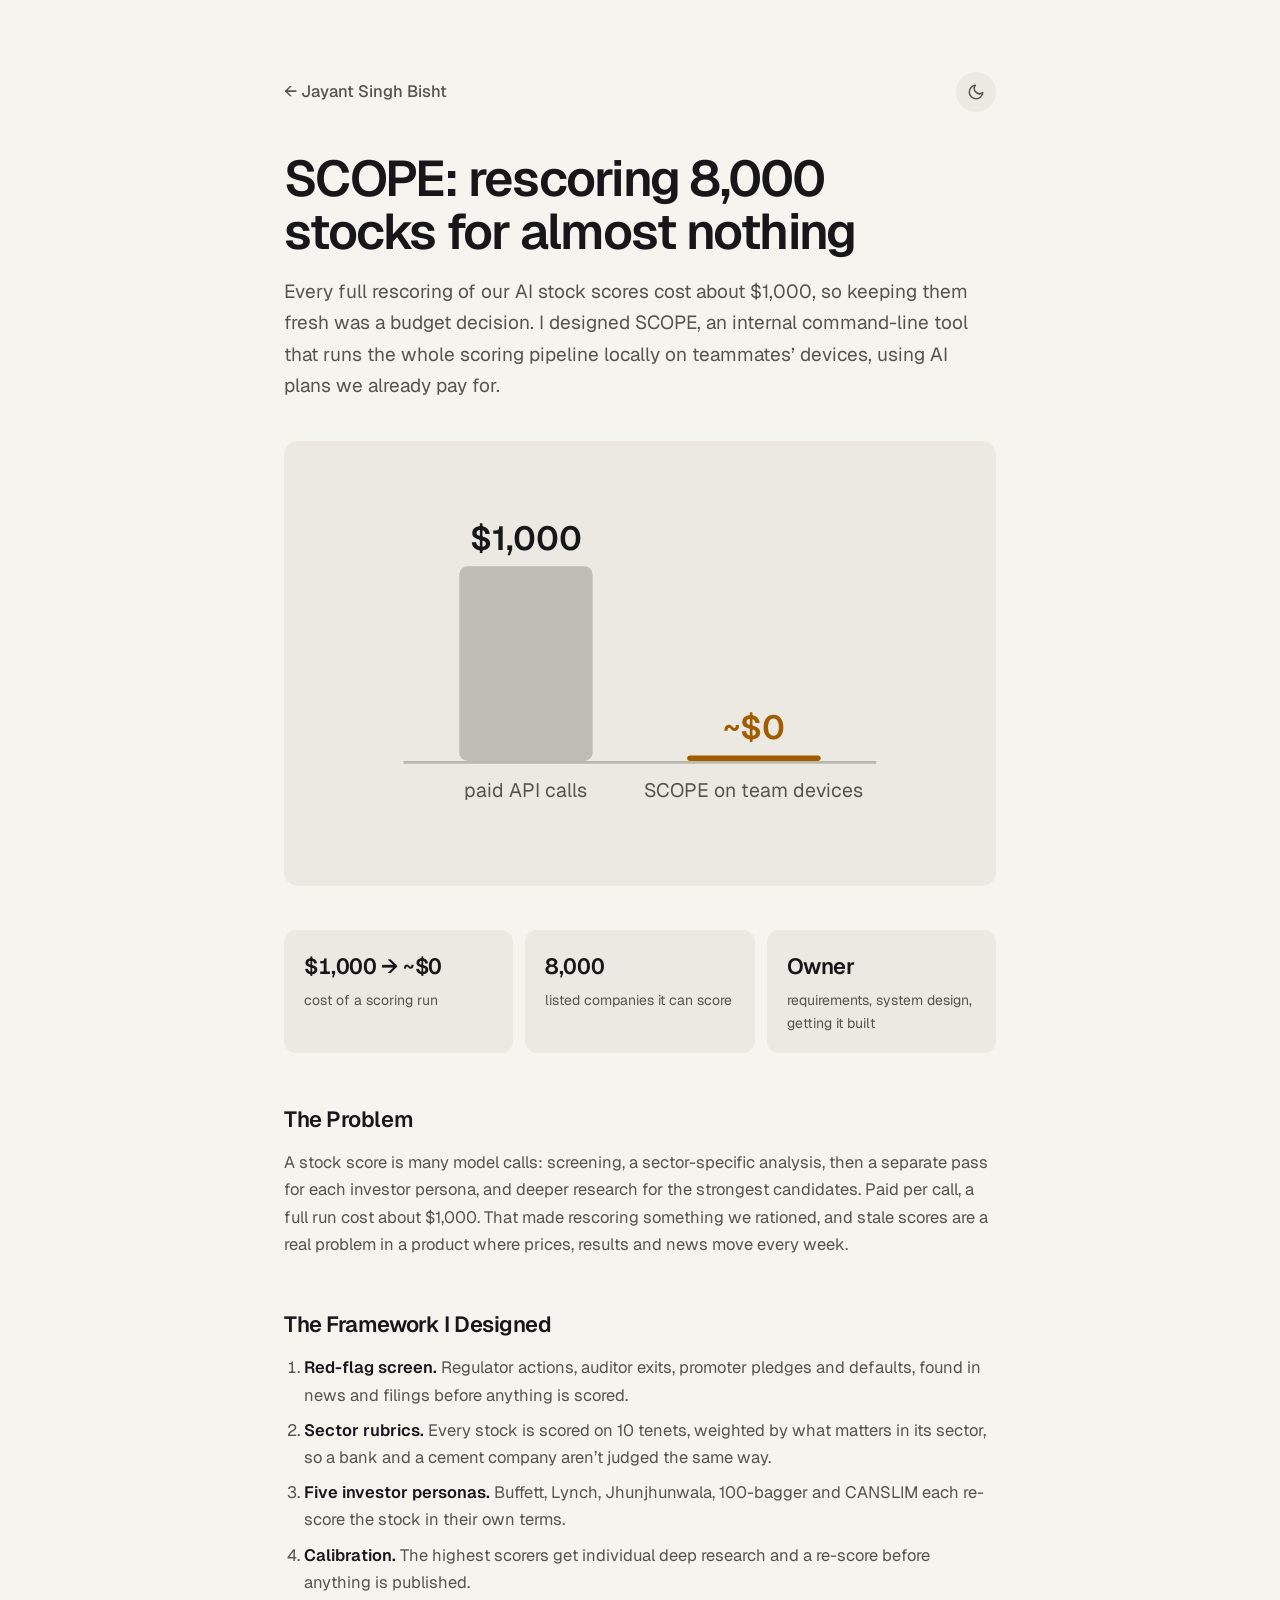
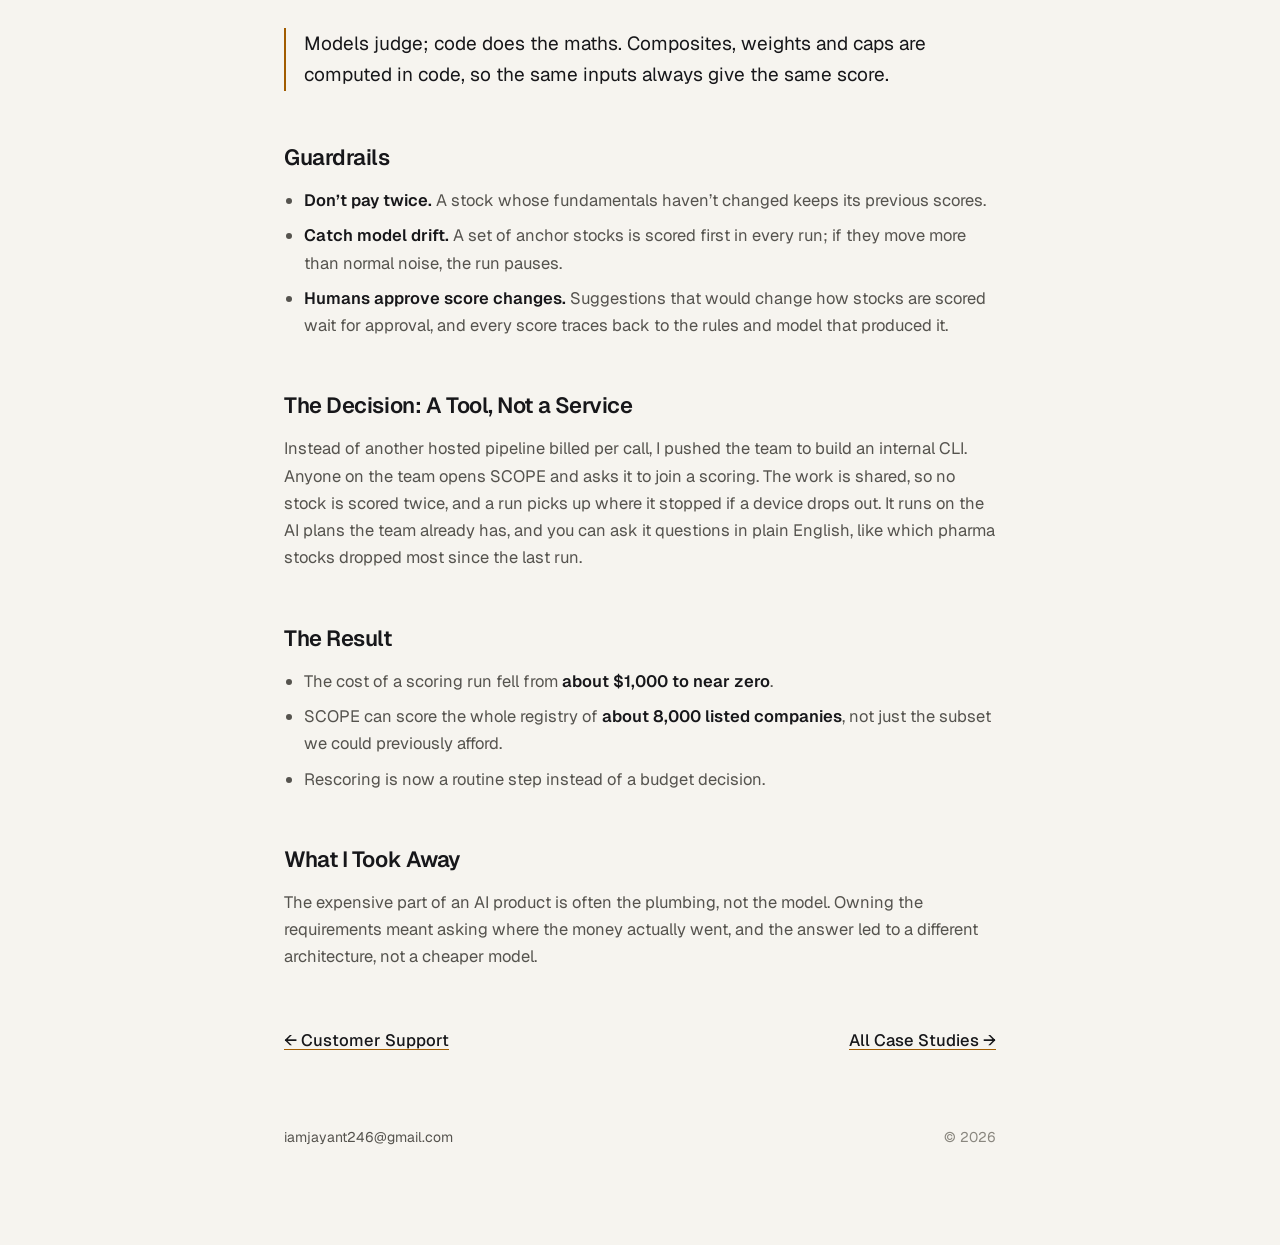
<file: case-studies/stock-scoring.html>
<!doctype html>
<html lang="en">
<head>
  <meta charset="utf-8" />
  <meta name="viewport" content="width=device-width, initial-scale=1" />
  <title>SCOPE: rescoring 8,000 stocks for almost nothing — Jayant Singh Bisht</title>
  <meta name="description" content="Designing SCOPE, an internal AI stock-scoring tool that runs on teammates' own devices and existing AI plans, cutting the cost of a scoring run from about $1,000 to near zero." />
  <meta property="og:title" content="SCOPE: rescoring 8,000 stocks for almost nothing" />
  <meta property="og:description" content="Designing SCOPE, an internal AI stock-scoring tool that runs on teammates' own devices and existing AI plans, cutting the cost of a scoring run from about $1,000 to near zero." />
  <meta property="og:type" content="website" />
  <meta property="og:url" content="https://jayantsinghbisht.vercel.app/" />
  <meta property="og:image" content="https://jayantsinghbisht.vercel.app/og.jpg" />
  <meta property="og:image:width" content="1200" />
  <meta property="og:image:height" content="627" />
  <meta name="twitter:card" content="summary_large_image" />
  <meta name="twitter:image" content="https://jayantsinghbisht.vercel.app/og.jpg" />
  <meta name="theme-color" content="#0c0d0f" />
  <script>try{const t=localStorage.getItem("theme");if(t==="light"||t==="dark")document.documentElement.dataset.theme=t}catch(e){}</script>
  <link rel="preconnect" href="https://fonts.googleapis.com" />
  <link rel="preconnect" href="https://fonts.gstatic.com" crossorigin />
  <link href="https://fonts.googleapis.com/css2?family=Geist:wght@400;500;600&display=swap" rel="stylesheet" />
  <link rel="stylesheet" href="/styles.css" />
  <link rel="icon" href="/img/jayant.jpg" />
  <script src="/site.js" defer></script>
</head>
<body>
<a class="skip" href="#main">Skip to Content</a>
<main id="main" class="article-wrap article">
  <div class="article-top"><a class="back" href="/">← Jayant Singh Bisht</a><button class="theme-toggle" type="button" aria-label="Switch theme"><svg class="moon" viewBox="0 0 24 24" fill="none" stroke="currentColor" stroke-width="2" stroke-linecap="round" stroke-linejoin="round" aria-hidden="true"><path d="M21 12.8A9 9 0 1 1 11.2 3a7 7 0 0 0 9.8 9.8Z"/></svg><svg class="sun" viewBox="0 0 24 24" fill="none" stroke="currentColor" stroke-width="2" stroke-linecap="round" stroke-linejoin="round" aria-hidden="true"><circle cx="12" cy="12" r="4"/><path d="M12 2v2M12 20v2M4.9 4.9l1.4 1.4M17.7 17.7l1.4 1.4M2 12h2M20 12h2M4.9 19.1l1.4-1.4M17.7 6.3l1.4-1.4"/></svg></button></div>

  <div data-stagger>
    <h1 data-reveal>SCOPE: rescoring 8,000 stocks for almost nothing</h1>
    <p class="lede" data-reveal>Every full rescoring of our AI stock scores cost about $1,000, so keeping them fresh was a budget decision. I designed SCOPE, an internal command-line tool that runs the whole scoring pipeline locally on teammates’ devices, using AI plans we already pay for.</p>
  </div>
  <div class="viz cover-viz" role="img" aria-label="Scoring cost per run fell from about $1,000 on paid API calls to near zero on teammates' devices using existing AI plans" data-reveal><svg viewBox="0 0 420 220"><line class="line" x1="40" y1="181" x2="380" y2="181"/><rect class="mute" x="80" y="40" width="96" height="140" rx="6"/><text class="big" x="128" y="28" text-anchor="middle" font-size="24">$1,000</text><text x="128" y="206" text-anchor="middle" font-size="14">paid API calls</text><rect class="acc" x="244" y="176" width="96" height="4" rx="2"/><text class="acc-t" x="292" y="164" text-anchor="middle" font-size="24">~$0</text><text x="292" y="206" text-anchor="middle" font-size="14">SCOPE on team devices</text></svg></div>
  <div class="facts" data-stagger>
    <div data-reveal><strong class="num">$1,000 → ~$0</strong><span>cost of a scoring run</span></div>
    <div data-reveal><strong class="num">8,000</strong><span>listed companies it can score</span></div>
    <div data-reveal><strong>Owner</strong><span>requirements, system design, getting it built</span></div>
  </div>
  <div class="prose">
    <h2>The Problem</h2>
    <p>A stock score is many model calls: screening, a sector-specific analysis, then a separate pass for each investor persona, and deeper research for the strongest candidates. Paid per call, a full run cost about $1,000. That made rescoring something we rationed, and stale scores are a real problem in a product where prices, results and news move every week.</p>

    <h2>The Framework I Designed</h2>
    <ol>
      <li><strong>Red-flag screen.</strong> Regulator actions, auditor exits, promoter pledges and defaults, found in news and filings before anything is scored.</li>
      <li><strong>Sector rubrics.</strong> Every stock is scored on 10 tenets, weighted by what matters in its sector, so a bank and a cement company aren’t judged the same way.</li>
      <li><strong>Five investor personas.</strong> Buffett, Lynch, Jhunjhunwala, 100-bagger and CANSLIM each re-score the stock in their own terms.</li>
      <li><strong>Calibration.</strong> The highest scorers get individual deep research and a re-score before anything is published.</li>
    </ol>
    <p class="pull">Models judge; code does the maths. Composites, weights and caps are computed in code, so the same inputs always give the same score.</p>

    <h2>Guardrails</h2>
    <ul>
      <li><strong>Don’t pay twice.</strong> A stock whose fundamentals haven’t changed keeps its previous scores.</li>
      <li><strong>Catch model drift.</strong> A set of anchor stocks is scored first in every run; if they move more than normal noise, the run pauses.</li>
      <li><strong>Humans approve score changes.</strong> Suggestions that would change how stocks are scored wait for approval, and every score traces back to the rules and model that produced it.</li>
    </ul>

    <h2>The Decision: A Tool, Not a Service</h2>
    <p>Instead of another hosted pipeline billed per call, I pushed the team to build an internal CLI. Anyone on the team opens SCOPE and asks it to join a scoring. The work is shared, so no stock is scored twice, and a run picks up where it stopped if a device drops out. It runs on the AI plans the team already has, and you can ask it questions in plain English, like which pharma stocks dropped most since the last run.</p>

    <h2>The Result</h2>
    <ul>
      <li>The cost of a scoring run fell from <strong>about $1,000 to near zero</strong>.</li>
      <li>SCOPE can score the whole registry of <strong>about 8,000 listed companies</strong>, not just the subset we could previously afford.</li>
      <li>Rescoring is now a routine step instead of a budget decision.</li>
    </ul>

    <h2>What I Took Away</h2>
    <p>The expensive part of an AI product is often the plumbing, not the model. Owning the requirements meant asking where the money actually went, and the answer led to a different architecture, not a cheaper model.</p>

    <nav class="pager" aria-label="Case studies">
      <a class="u" href="/case-studies/help-support.html">← Customer Support</a>
      <a class="u" href="/#work">All Case Studies →</a>
    </nav>
  </div>
  <footer class="page-foot">
    <a class="link" href="mailto:iamjayant246@gmail.com">iamjayant246@gmail.com</a>
    <span>© 2026</span>
  </footer>
</main>
</body>
</html>
</file>
<file: styles.css>
:root {
  color-scheme: dark;
  --ground: #0c0d0f;
  --raise: #15171a;
  --ink: #e9e7e2;
  --soft: #a3a19b;
  --dim: #6d6b66;
  --accent: #f2b544;
  --accent-ink: #1a1408;
  --chip: rgba(242, 181, 68, 0.12);
  --font: "Geist", ui-sans-serif, system-ui, -apple-system, "Segoe UI", sans-serif;
}

/* Light theme: follows the system unless the visitor picked one with the toggle. */
@media (prefers-color-scheme: light) {
  :root:not([data-theme="dark"]) {
    color-scheme: light;
    --ground: #f6f4ef;
    --raise: #ece9e2;
    --ink: #17171a;
    --soft: #55534e;
    --dim: #8a877f;
    --accent: #a15c00;
    --accent-ink: #fff8ec;
    --chip: rgba(161, 92, 0, 0.1);
  }
}
:root[data-theme="light"] {
  color-scheme: light;
  --ground: #f6f4ef;
  --raise: #ece9e2;
  --ink: #17171a;
  --soft: #55534e;
  --dim: #8a877f;
  --accent: #a15c00;
  --accent-ink: #fff8ec;
  --chip: rgba(161, 92, 0, 0.1);
}

/* Theme toggle */
.theme-toggle {
  display: inline-grid; place-items: center; width: 40px; height: 40px; border-radius: 999px;
  background: var(--raise); color: var(--soft); border: 0; cursor: pointer;
  transition: color 0.2s, transform 0.2s;
}
.theme-toggle:hover { color: var(--ink); transform: rotate(-15deg); }
.theme-toggle svg { width: 18px; height: 18px; }
.theme-toggle .sun { display: none; }
:root[data-theme-resolved="dark"] .theme-toggle .sun { display: block; }
:root[data-theme-resolved="dark"] .theme-toggle .moon { display: none; }
.article-top { display: flex; justify-content: space-between; align-items: center; }
body { transition: background-color 0.25s, color 0.25s; }

*, *::before, *::after { box-sizing: border-box; margin: 0; padding: 0; }
html { -webkit-text-size-adjust: 100%; }
@media (pointer: fine) { html { overscroll-behavior: none; } }

body {
  background: var(--ground);
  color: var(--soft);
  font-family: var(--font);
  font-size: 16.5px;
  line-height: 1.65;
  -webkit-font-smoothing: antialiased;
  touch-action: manipulation;
  -webkit-tap-highlight-color: transparent;
}

img { display: block; max-width: 100%; height: auto; }
a { color: inherit; text-decoration: none; }
:focus-visible { outline: 2px solid var(--accent); outline-offset: 4px; border-radius: 4px; }
h1, h2, h3 { color: var(--ink); font-weight: 600; text-wrap: balance; }
p { text-wrap: pretty; }
strong { color: var(--ink); font-weight: 500; }
.num { font-variant-numeric: tabular-nums; }

.skip {
  position: absolute; left: 16px; top: -100px; z-index: 50;
  background: var(--accent); color: var(--accent-ink); padding: 10px 16px; border-radius: 6px; font-weight: 600;
}
.skip:focus { top: 16px; }

/* Layout */
.shell {
  position: relative; z-index: 1;
  max-width: 1200px; margin: 0 auto; padding: 0 clamp(24px, 5vw, 64px);
  display: grid; grid-template-columns: minmax(0, 1fr) minmax(0, 1.15fr); gap: 64px;
}

.side {
  position: sticky; top: 0; height: 100vh; height: 100svh;
  display: flex; flex-direction: column; justify-content: space-between;
  padding-block: 96px;
}
.side .who { display: flex; align-items: center; gap: 14px; }
.side .who img { width: 52px; height: 52px; border-radius: 50%; object-fit: cover; object-position: 50% 25%; }
.side h1 { font-size: clamp(40px, 4.6vw, 54px); line-height: 1.02; letter-spacing: -0.035em; margin-top: 28px; }
.side .role { color: var(--ink); font-size: 19px; font-weight: 500; margin-top: 14px; letter-spacing: -0.01em; }
.side .line { margin-top: 14px; max-width: 32ch; }

.toc { list-style: none; margin-top: 64px; display: grid; gap: 4px; }
.toc a {
  display: inline-flex; align-items: center; gap: 14px; padding-block: 8px;
  font-size: 13px; font-weight: 600; letter-spacing: 0.08em; text-transform: uppercase; color: var(--dim);
  transition: color 0.2s;
}
.toc a::before {
  content: ""; height: 1px; width: 32px; background: currentColor;
  transition: width 0.25s cubic-bezier(.2,.7,.2,1), background-color 0.2s;
}
.toc a:hover, .toc a[aria-current="true"] { color: var(--ink); }
.toc a:hover::before, .toc a[aria-current="true"]::before { width: 64px; }

.socials { list-style: none; display: flex; gap: 20px; align-items: center; }
.socials a { color: var(--soft); transition: color 0.2s, transform 0.2s; }
.socials a:hover { color: var(--ink); transform: translateY(-2px); }
.socials svg { width: 22px; height: 22px; display: block; }

/* Content column */
.content { padding-block: 96px; }
.block { scroll-margin-top: 96px; }
.block + .block { margin-top: 112px; }
.block-title { display: none; }

.about p + p { margin-top: 16px; }
.about a, .inline-link {
  color: var(--ink); font-weight: 500;
  background-image: linear-gradient(var(--accent), var(--accent));
  background-size: 100% 1px; background-position: 0 100%; background-repeat: no-repeat;
  transition: color 0.2s;
}
.about a:hover, .inline-link:hover { color: var(--accent); }

/* Stats */
.stats { display: grid; grid-template-columns: repeat(2, 1fr); gap: 12px; margin-top: 40px; }
.stat { background: var(--raise); border-radius: 12px; padding: 20px 22px; }
.stat strong { display: block; font-size: 30px; font-weight: 600; letter-spacing: -0.03em; line-height: 1.1; }
.stat span { display: block; font-size: 14px; margin-top: 4px; }
.stat .was { color: var(--dim); }

/* Cards (case studies, experience, projects) */
.cards { list-style: none; display: grid; gap: 12px; }
.card {
  position: relative; display: grid; grid-template-columns: 168px 1fr; gap: 22px;
  padding: 20px; margin-inline: -20px; border-radius: 12px;
  transition: background-color 0.25s, transform 0.25s cubic-bezier(.2,.7,.2,1);
}
.cards:hover .card { opacity: 0.55; }
.cards .card:hover { opacity: 1; background: var(--raise); }
.card { transition: opacity 0.25s, background-color 0.25s; }
.card .aside { font-size: 13px; font-weight: 600; letter-spacing: 0.04em; text-transform: uppercase; color: var(--dim); padding-top: 3px; }
.card .thumb { border-radius: 8px; overflow: hidden; background: var(--raise); align-self: start; aspect-ratio: 16 / 10; }
.card .thumb img { width: 100%; height: 100%; object-fit: cover; object-position: top; }
.card h3 { font-size: 17px; font-weight: 500; line-height: 1.35; letter-spacing: -0.01em; }
.card h3 a::after { content: ""; position: absolute; inset: 0; border-radius: 12px; }
.card h3 .arrow { display: inline-block; margin-left: 4px; transition: transform 0.2s; color: var(--accent); }
.card:hover h3 { color: var(--accent); }
.card:hover h3 .arrow { transform: translate(3px, -3px); }
.card p { margin-top: 8px; font-size: 15px; }
.card .sub { color: var(--dim); font-size: 15px; margin-top: 2px; }
.card ul.points { margin-top: 10px; padding-left: 18px; font-size: 15px; display: grid; gap: 6px; }
.chips { list-style: none; display: flex; flex-wrap: wrap; gap: 8px; margin-top: 14px; }
.chips li { background: var(--chip); color: var(--accent); font-size: 12.5px; font-weight: 500; padding: 4px 12px; border-radius: 999px; }
.result { color: var(--ink); font-weight: 600; }

.more { display: inline-flex; align-items: center; gap: 8px; margin-top: 28px; color: var(--ink); font-weight: 500; }
.more span { transition: transform 0.2s; }
.more:hover span { transform: translateX(4px); }
.more:hover { color: var(--accent); }

.foot { margin-top: 112px; font-size: 14px; color: var(--dim); max-width: 46ch; }

/* Article (case study pages) */
.article-wrap { position: relative; z-index: 1; max-width: 760px; margin: 0 auto; padding: 72px 24px 96px; }
.back { display: inline-flex; gap: 8px; color: var(--soft); font-weight: 500; transition: color 0.2s; }
.back:hover { color: var(--accent); }
.article h1 { font-size: clamp(34px, 5vw, 50px); line-height: 1.06; letter-spacing: -0.035em; margin-top: 40px; }
.article .lede { font-size: 19px; color: var(--soft); margin-top: 18px; }
.facts { display: grid; grid-template-columns: repeat(3, 1fr); gap: 12px; margin-block: 44px; }
.facts div { background: var(--raise); border-radius: 12px; padding: 18px 20px; }
.facts strong { display: block; font-size: 22px; letter-spacing: -0.02em; font-weight: 600; }
.facts span { display: block; font-size: 14px; margin-top: 4px; }
.article h2 { font-size: 22px; letter-spacing: -0.02em; margin: 48px 0 12px; }
.article h3 { font-size: 17px; margin: 24px 0 6px; }
.article p { margin-bottom: 14px; }
.article ol, .article ul { padding-left: 20px; margin-bottom: 14px; display: grid; gap: 8px; }
.article strong { font-weight: 600; }
.article .pull { border-left: 2px solid var(--accent); padding-left: 18px; margin-block: 32px; font-size: 19px; color: var(--ink); }
.article figure { margin-block: 36px; }
.article figure img { border-radius: 12px; }
.article figcaption { color: var(--dim); font-size: 14px; margin-top: 10px; }
.article .prose a:not(.back) { color: var(--ink); text-decoration: underline; text-decoration-color: var(--accent); text-underline-offset: 3px; }
.pager { display: flex; justify-content: space-between; gap: 16px; flex-wrap: wrap; margin-top: 56px; font-weight: 500; }
.page-foot { margin-top: 72px; display: flex; justify-content: space-between; gap: 16px; flex-wrap: wrap; font-size: 14px; color: var(--dim); }
.page-foot a { color: var(--soft); }
.page-foot a:hover { color: var(--accent); }

/* Reveal */
.js [data-reveal] { opacity: 0; transform: translateY(8px); }

.js [data-reveal].in {
  opacity: 1; transform: none;
  transition: opacity 0.35s ease, transform 0.35s cubic-bezier(.2,.7,.2,1);
  transition-delay: calc(min(var(--i, 0), 3) * 40ms);
}

@media (prefers-reduced-motion: reduce) {
  html { scroll-behavior: auto; }
  .js [data-reveal] { opacity: 1; transform: none; }
  *, *::before, *::after { transition-duration: 0.01ms !important; }
}

/* Tablet & mobile: single column, header scrolls away, section titles appear */
@media (max-width: 1000px) {
  .shell { grid-template-columns: minmax(0, 1fr); gap: 0; }
  .side { position: static; height: auto; padding-block: 64px 24px; }
  .toc { display: none; }
  .socials { margin-top: 28px; }
  .content { padding-top: 32px; }
  .block-title {
    display: block; position: sticky; top: 0; z-index: 5;
    margin-inline: calc(-1 * clamp(24px, 5vw, 64px)); padding: 16px clamp(24px, 5vw, 64px); margin-bottom: 16px;
    background: color-mix(in srgb, var(--ground) 88%, transparent); backdrop-filter: blur(8px);
    font-size: 13px; font-weight: 600; letter-spacing: 0.08em; text-transform: uppercase; color: var(--ink);
  }
  .block + .block { margin-top: 80px; }
  .cards:hover .card { opacity: 1; }
}

@media (max-width: 560px) {
  .card { grid-template-columns: minmax(0, 1fr); gap: 12px; }
  .card .thumb { max-width: 220px; }
  .facts { grid-template-columns: 1fr; }
}

/* Case-study visuals: drawn with theme tokens so they follow light/dark mode */
.viz { background: var(--raise); border-radius: 8px; aspect-ratio: 16 / 10; display: grid; place-items: center; padding: 8% 12%; color: var(--dim); }
.viz svg { width: 100%; height: 100%; overflow: visible; }
.viz .ink { fill: var(--ink); }
.viz .mute { fill: var(--dim); opacity: 0.45; }
.viz .acc { fill: var(--accent); }
.viz .line { stroke: var(--dim); stroke-opacity: 0.5; stroke-width: 2; fill: none; }
.viz .line-acc { stroke: var(--accent); stroke-width: 2.5; fill: none; }
.viz text { font-family: var(--font); fill: var(--soft); }
.viz text.big { fill: var(--ink); font-weight: 600; }
.viz text.acc-t { fill: var(--accent); font-weight: 600; }
.cover-viz { margin-block: 40px 0; padding: 7% 9%; border-radius: 14px; }
.viz .tile { fill: var(--ground); }
.viz .tile.dead { fill: var(--ground); opacity: 0.6; }
.viz text.on-acc { fill: var(--accent-ink); font-weight: 600; }
.viz text.strike { fill: var(--dim); text-decoration: line-through; }
.viz .dot { fill: var(--accent-ink); }
.card .thumb.viz { padding: 6% 8%; }

/* Jump links: show the target section with no fade (beats the .in transition) */
.js [data-reveal].in.now { opacity: 1; transform: none; transition: none; }

/* Case study: interactive volume / intensity / price split */
.split-calc { background: var(--raise); border-radius: 12px; padding: 24px; margin-block: 8px 40px; }
.split-calc h3 { margin: 0; font-size: 17px; }
.sc-head p { margin: 4px 0 0; color: var(--soft); font-size: 15px; }
.sc-presets { display: flex; flex-wrap: wrap; gap: 8px; margin-top: 14px; }
.sc-presets button {
  height: 32px; padding: 0 12px; border-radius: 999px; cursor: pointer;
  border: 1px solid color-mix(in srgb, var(--dim) 45%, transparent);
  background: none; color: var(--soft); font: 500 13px var(--font);
  transition: color 120ms, border-color 120ms, background-color 120ms;
}
.sc-presets button[aria-pressed="true"] { color: var(--accent-ink); background: var(--accent); border-color: var(--accent); }
@media (hover: hover) { .sc-presets button[aria-pressed="false"]:hover { color: var(--ink); border-color: var(--soft); } }
.sc-presets button:active { transform: scale(0.97); transition: transform 140ms cubic-bezier(0.23, 1, 0.32, 1); }

.sc-grid { display: grid; grid-template-columns: minmax(0, 1fr) 112px 112px; gap: 8px 10px; align-items: center; margin-top: 20px; }
.sc-col { font-size: 13px; color: var(--dim); text-align: right; }
.sc-row-label { font-size: 15px; }
.sc-row-label em { display: block; font-style: normal; font-size: 12px; color: var(--dim); }
.sc-grid input {
  width: 100%; height: 38px; padding: 0 10px; text-align: right;
  font: 15px var(--font); font-variant-numeric: tabular-nums; color: var(--ink);
  background: var(--ground); border: 1px solid color-mix(in srgb, var(--dim) 40%, transparent); border-radius: 8px;
  caret-color: var(--accent);
}
.sc-grid input:focus-visible { outline: 2px solid var(--accent); outline-offset: 1px; border-color: transparent; }

.sc-out { margin-top: 24px; padding-top: 20px; border-top: 1px solid color-mix(in srgb, var(--dim) 25%, transparent); }
.sc-label { margin: 0; font-size: 14px; color: var(--soft); }
.sc-total { margin: 2px 0 0; color: var(--ink); font-size: 40px; font-weight: 600; letter-spacing: -0.03em; line-height: 1.1; font-variant-numeric: tabular-nums; }
.sc-sentence { margin: 8px 0 0; color: var(--soft); font-size: 15px; text-wrap: pretty; }

.sc-bars { margin-top: 18px; }
.sc-row { display: grid; grid-template-columns: 128px minmax(0, 1fr) 72px; gap: 10px; align-items: center; height: 32px; font-size: 14px; }
.sc-name { color: var(--soft); }
.sc-value { text-align: right; white-space: nowrap; font-variant-numeric: tabular-nums; }
.sc-track { position: relative; height: 14px; border-left: 1px solid color-mix(in srgb, var(--dim) 50%, transparent); }
.sc-bar { position: absolute; inset: 0; transform-origin: left center; border-radius: 2px; background: var(--ink); }
.sc-bar[data-kind="down"] { background: var(--accent); }
.sc-bar[data-kind="up"] { background: var(--dim); }
.sc-bar[data-kind="flat"] { background: transparent; }
.sc-bars.animate .sc-bar { transition: transform 220ms cubic-bezier(0.23, 1, 0.32, 1); }
.sc-note { margin: 14px 0 0; font-size: 13px; color: var(--dim); }

@media (max-width: 560px) {
  .split-calc { padding: 18px; }
  .sc-grid { grid-template-columns: minmax(0, 1fr) minmax(0, 1fr); }
  .sc-grid > span:first-child { display: none; }
  .sc-row-label { grid-column: 1 / -1; margin-top: 6px; }
  .sc-col { text-align: left; }
  .sc-grid input { height: 44px; }
  .sc-row { grid-template-columns: 112px minmax(0, 1fr) 64px; font-size: 13px; }
  .sc-total { font-size: 34px; }
}
@media (prefers-reduced-motion: reduce) {
  .sc-bars.animate .sc-bar { transition: none; }
  .sc-presets button:active { transform: none; }
}
</file>
